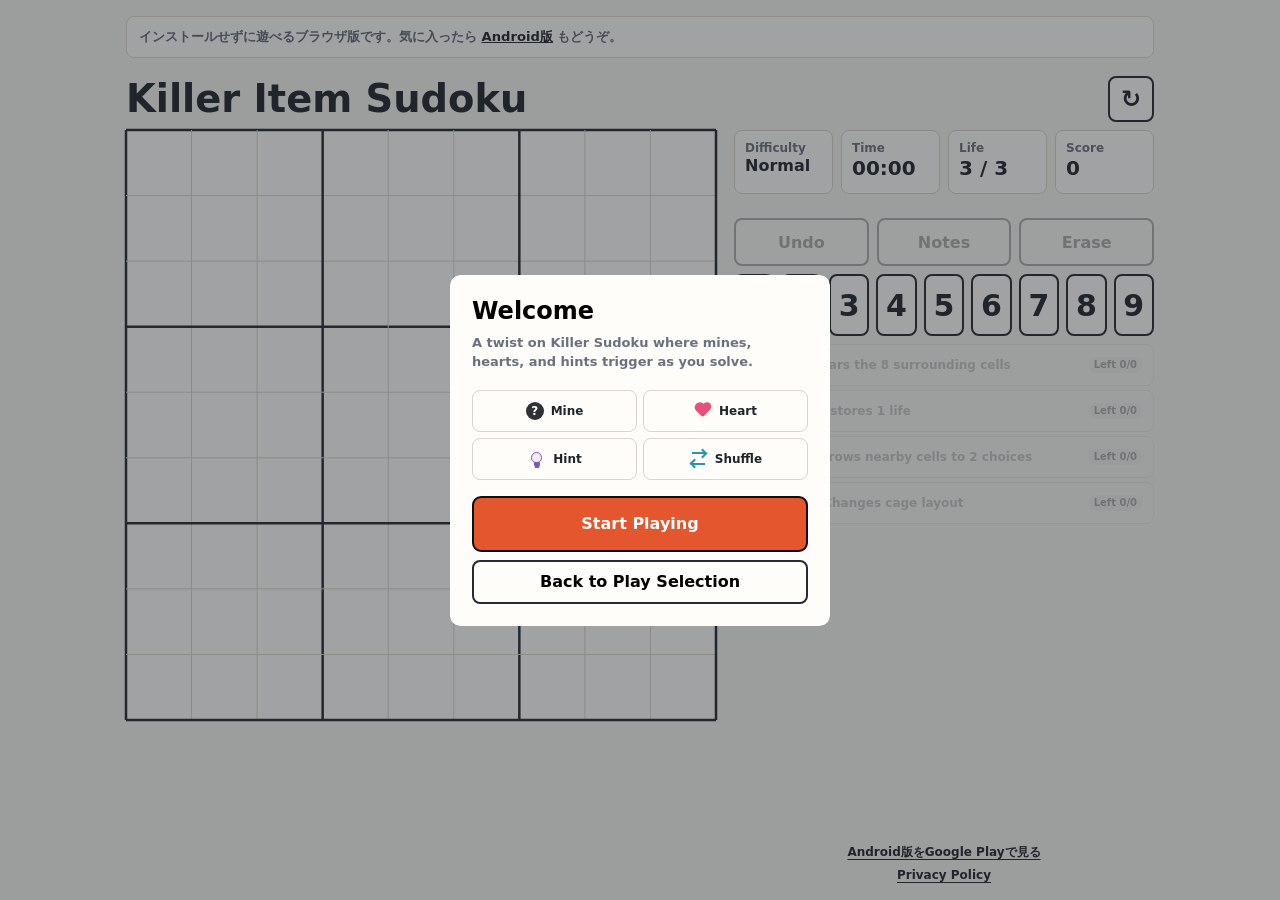
<file: play/index.html>
<!doctype html>
<html lang="ja">
  <head>
    <meta charset="utf-8">
    <meta name="viewport" content="width=device-width, initial-scale=1, viewport-fit=cover">
    <title>キラーアイテムナンプレ ブラウザ版 - 今すぐ遊べるKiller Item Sudoku</title>
    <meta name="description" content="キラーアイテムナンプレのブラウザ版です。地雷・ハート・ヒント・シャッフルが登場するアイテム付きキラーナンプレを、インストールせずに遊べます。">
    <meta name="keywords" content="キラーアイテムナンプレ ブラウザ版,Killer Item Sudoku,ナンプレ,キラーナンプレ,キラー数独,Webゲーム">
    <meta name="robots" content="index, follow">
    <link rel="canonical" href="https://vividpuzzlestudio.github.io/play/">
    <meta property="og:type" content="website">
    <meta property="og:site_name" content="Vivid Puzzle Studio">
    <meta property="og:title" content="キラーアイテムナンプレ ブラウザ版">
    <meta property="og:description" content="地雷・ハート・ヒント・シャッフルが登場するアイテム付きキラーナンプレをブラウザで遊べます。">
    <meta property="og:url" content="https://vividpuzzlestudio.github.io/play/">
    <meta property="og:image" content="https://vividpuzzlestudio.github.io/assets/home-preview.png">
    <meta name="twitter:card" content="summary_large_image">
    <meta name="twitter:title" content="キラーアイテムナンプレ ブラウザ版">
    <meta name="twitter:description" content="インストールせずに遊べる、アイテム付きキラーナンプレ。">
    <meta name="twitter:image" content="https://vividpuzzlestudio.github.io/assets/home-preview.png">
    <script type="application/ld+json">
      {
        "@context": "https://schema.org",
        "@type": "WebApplication",
        "name": "キラーアイテムナンプレ ブラウザ版",
        "alternateName": "Killer Item Sudoku Web",
        "url": "https://vividpuzzlestudio.github.io/play/",
        "image": "https://vividpuzzlestudio.github.io/assets/home-preview.png",
        "description": "地雷・ハート・ヒント・シャッフルが登場するアイテム付きキラーナンプレをブラウザで遊べます。",
        "applicationCategory": "GameApplication",
        "operatingSystem": "Web",
        "inLanguage": ["ja", "en"],
        "isPartOf": {
          "@type": "VideoGame",
          "name": "キラーアイテムナンプレ",
          "url": "https://vividpuzzlestudio.github.io/"
        },
        "offers": {
          "@type": "Offer",
          "price": "0",
          "priceCurrency": "JPY"
        }
      }
    </script>
    <script async src="https://www.googletagmanager.com/gtag/js?id=G-G1C3TXLT1N"></script>
    <script>
      window.dataLayer = window.dataLayer || [];
      window.gtag = function gtag(){window.dataLayer.push(arguments);};
      window.gtag("js", new Date());
      window.gtag("config", "G-G1C3TXLT1N");
    </script>
    <link rel="stylesheet" href="./styles.css?v=20260621-rogue-multi-bomber">
    <style>
      .web-demo-note {
        margin: 0 0 10px;
        padding: 10px 12px;
        border: 1px solid #ded8cc;
        border-radius: 8px;
        background: #fffdf9;
        color: #5f6875;
        font-size: .82rem;
        font-weight: 750;
        line-height: 1.55;
      }

      .web-demo-note a,
      .web-demo-footer a {
        color: #20252b;
        font-weight: 900;
      }

      .web-demo-footer {
        display: grid;
        gap: 6px;
        margin-top: 12px;
        color: #687281;
        text-align: center;
        font-size: .82rem;
        font-weight: 750;
      }
    </style>
  </head>
  <body>
    <main class="app-shell">
      <div class="web-demo-note">
        インストールせずに遊べるブラウザ版です。気に入ったら
        <a href="https://play.google.com/store/apps/details?id=killer.item.sudoku">Android版</a>
        もどうぞ。
      </div>

      <section class="topbar" aria-label="ゲーム情報">
        <div>
          <h1>Killer Item Sudoku</h1>
        </div>
        <button class="icon-button" id="newGameButton" type="button" aria-label="遊び方の選択に戻る">
          <span aria-hidden="true">↻</span>
        </button>
      </section>

      <section class="status-panel" aria-live="polite">
        <div class="stat">
          <span>難易度</span>
          <strong id="difficultyDisplay">-</strong>
        </div>
        <div class="stat">
          <span>時間</span>
          <strong id="timerDisplay">00:00</strong>
        </div>
        <div class="stat">
          <span>ライフ</span>
          <strong id="mistakeCount">3 / 3</strong>
        </div>
        <div class="stat">
          <span>スコア</span>
          <strong id="scoreDisplay">0</strong>
        </div>
      </section>

      <section class="board-wrap" aria-label="ゲーム盤">
        <div class="board" id="board"></div>
        <div class="combo-toast" id="comboToast" aria-live="polite"></div>
      </section>

      <section class="controls" aria-label="数字入力">
        <div class="tool-row" aria-label="プレイ補助">
          <button class="tool-button" id="undoButton" type="button">元に戻す</button>
          <button class="tool-button" id="noteButton" type="button">メモ</button>
          <button class="tool-button" id="eraseButton" type="button">消す</button>
        </div>
        <div class="pad" id="numberPad"></div>
      </section>

      <section class="item-legend" aria-label="アイテム凡例">
        <div class="legend-entry" data-item="mine">
          <span class="legend-icon legend-mine" aria-hidden="true">?</span>
          <span><strong>地雷</strong>周囲8マスの数字を消す</span>
        </div>
        <div class="legend-entry" data-item="heart">
          <span class="legend-icon legend-heart" aria-hidden="true"></span>
          <span><strong>ハート</strong>ライフを1つ回復する</span>
        </div>
        <div class="legend-entry" data-item="hint">
          <span class="legend-icon legend-hint" aria-hidden="true"></span>
          <span><strong>ヒント</strong>周囲8マスを2択にする</span>
        </div>
        <div class="legend-entry" data-item="shuffle">
          <span class="legend-icon legend-shuffle" aria-hidden="true"></span>
          <span><strong>シャッフル</strong>ケージ配置を変える</span>
        </div>
      </section>

      <footer class="privacy-footer web-demo-footer">
        <span><a href="https://play.google.com/store/apps/details?id=killer.item.sudoku">Android版をGoogle Playで見る</a></span>
        <span><a href="../privacy-policy.html">Privacy Policy</a></span>
      </footer>

      <div class="loading-overlay" id="loadingOverlay" aria-live="polite" aria-hidden="true">
        <div class="loading-card">
          <span class="loading-spinner" aria-hidden="true"></span>
          <strong>生成中...</strong>
        </div>
      </div>

      <dialog class="modal" id="difficultyDialog">
        <div class="modal-body">
          <h2>遊び方を選ぶ</h2>
          <div class="item-picker" id="itemPicker" aria-label="登場アイテム">
            <p class="picker-title">登場アイテム</p>
          </div>
          <div class="difficulty-list" id="difficultyList"></div>
          <button class="record-button menu-record-button" id="recordButton" type="button">記録</button>
          <div class="daily-history" id="dailyHistory"></div>
        </div>
      </dialog>

      <dialog class="modal" id="adventureDialog">
        <div class="modal-body">
          <h2>アドベンチャー</h2>
          <p class="adventure-intro">特殊ルールのステージに挑戦できます。</p>
          <label class="adventure-practice-toggle" id="adventurePracticeToggle">
            <input id="adventurePracticeInput" type="checkbox">
            <span>
              <strong>Practice</strong>
              <small>No time limit</small>
            </span>
          </label>
          <div class="difficulty-list" id="adventureList"></div>
          <div class="dialog-actions adventure-actions">
            <button class="secondary-dialog-button" id="adventureBackButton" type="button">難易度選択に戻る</button>
          </div>
        </div>
      </dialog>

      <dialog class="modal" id="recordDialog">
        <div class="modal-body">
          <h2>記録</h2>
          <div class="record-list" id="recordList"></div>
          <div class="dialog-actions record-actions">
            <button class="primary-button" id="closeRecordButton" type="button">閉じる</button>
          </div>
        </div>
      </dialog>

      <dialog class="modal" id="firstRunDialog">
        <div class="modal-body intro-body">
          <h2>はじめての方へ</h2>
          <p>地雷・ハート・ヒントが発動する、少し変わったキラーナンプレです。</p>
          <div class="intro-items" aria-label="アイテム紹介">
            <span><b class="legend-icon legend-mine" aria-hidden="true">?</b>地雷</span>
            <span><b class="legend-icon legend-heart" aria-hidden="true"></b>ハート</span>
            <span><b class="legend-icon legend-hint" aria-hidden="true"></b>ヒント</span>
            <span><b class="legend-icon legend-shuffle" aria-hidden="true"></b>シャッフル</span>
          </div>
          <div class="dialog-actions">
            <button class="primary-button" id="firstRunStartButton" type="button">まず遊んでみる</button>
            <button class="secondary-dialog-button" id="firstRunDifficultyButton" type="button">遊び方の選択に戻る</button>
          </div>
        </div>
      </dialog>

      <dialog class="modal" id="gameDialog">
        <div class="modal-body">
          <h2 id="dialogTitle">ゲーム終了</h2>
          <div id="dialogText"></div>
          <div class="dialog-actions">
            <button class="primary-button revive-button" id="reviveButton" type="button" hidden>広告を見て復活</button>
            <button class="primary-button" id="retryButton" type="button">もう一度遊ぶ</button>
            <button class="secondary-dialog-button" id="dialogButton" type="button">遊び方の選択に戻る</button>
          </div>
        </div>
      </dialog>

      <dialog class="modal" id="pauseDialog">
        <div class="modal-body">
          <h2>一時停止</h2>
          <p>ゲームを一時停止しています。</p>
          <div class="dialog-actions">
            <button class="primary-button" id="resumeButton" type="button">再開する</button>
            <button class="secondary-dialog-button" id="pauseDifficultyButton" type="button">遊び方の選択に戻る</button>
          </div>
        </div>
      </dialog>

      <dialog class="modal" id="resetDialog">
        <div class="modal-body">
          <h2>ゲームをリセットしますか？</h2>
          <div class="dialog-actions">
            <button class="primary-button" id="cancelResetButton" type="button">続ける</button>
            <button class="secondary-dialog-button" id="resetRetryButton" type="button">最初から遊ぶ</button>
            <button class="secondary-dialog-button" id="confirmResetButton" type="button">遊び方の選択に戻る</button>
          </div>
        </div>
      </dialog>
    </main>

    <script>
      window.KILLER_WEB_DEMO_NO_ADS = true;
    </script>
    <script src="./app.js?v=20260621-rogue-multi-bomber"></script>
  </body>
</html>
</file>
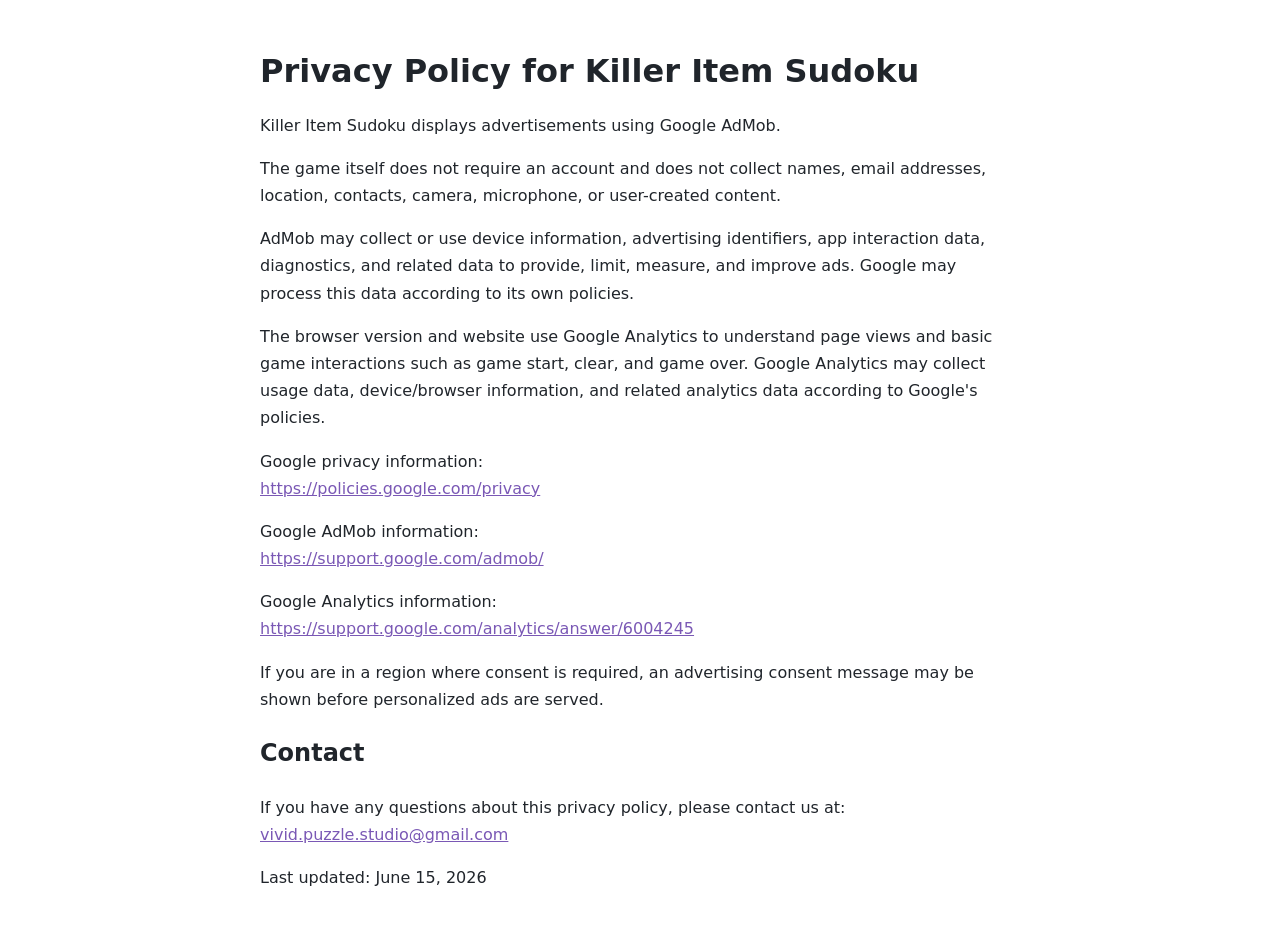
<file: privacy-policy.html>
<!doctype html>
<html lang="ja">
  <head>
    <meta charset="utf-8">
    <meta name="viewport" content="width=device-width, initial-scale=1">
    <title>Privacy Policy - Killer Item Sudoku</title>
    <script async src="https://www.googletagmanager.com/gtag/js?id=G-G1C3TXLT1N"></script>
    <script>
      window.dataLayer = window.dataLayer || [];
      window.gtag = function gtag(){window.dataLayer.push(arguments);};
      window.gtag("js", new Date());
      window.gtag("config", "G-G1C3TXLT1N");
    </script>
    <style>
      body {
        max-width: 760px;
        margin: 0 auto;
        padding: 32px 18px;
        color: #20252b;
        font-family: system-ui, -apple-system, BlinkMacSystemFont, "Segoe UI", sans-serif;
        line-height: 1.7;
      }

      h1 {
        line-height: 1.15;
      }

      a {
        color: #7a58b5;
      }
    </style>
  </head>
  <body>
    <h1>Privacy Policy for Killer Item Sudoku</h1>
    <p>Killer Item Sudoku displays advertisements using Google AdMob.</p>
    <p>The game itself does not require an account and does not collect names, email addresses, location, contacts, camera, microphone, or user-created content.</p>
    <p>AdMob may collect or use device information, advertising identifiers, app interaction data, diagnostics, and related data to provide, limit, measure, and improve ads. Google may process this data according to its own policies.</p>
    <p>The browser version and website use Google Analytics to understand page views and basic game interactions such as game start, clear, and game over. Google Analytics may collect usage data, device/browser information, and related analytics data according to Google's policies.</p>
    <p>Google privacy information:<br><a href="https://policies.google.com/privacy">https://policies.google.com/privacy</a></p>
    <p>Google AdMob information:<br><a href="https://support.google.com/admob/">https://support.google.com/admob/</a></p>
    <p>Google Analytics information:<br><a href="https://support.google.com/analytics/answer/6004245">https://support.google.com/analytics/answer/6004245</a></p>
    <p>If you are in a region where consent is required, an advertising consent message may be shown before personalized ads are served.</p>
    <h2>Contact</h2>
    <p>If you have any questions about this privacy policy, please contact us at:<br><a href="mailto:vivid.puzzle.studio@gmail.com">vivid.puzzle.studio@gmail.com</a></p>
    <p>Last updated: June 15, 2026</p>
  </body>
</html>
</file>
<file: play/styles.css>
:root {
  color-scheme: light;
  --bg: #f6f4ee;
  --ink: #20252b;
  --muted: #68717d;
  --line: #d8d4c9;
  --heavy: #262b31;
  --cell: #fffdfa;
  --selected: #ffd76b;
  --related: #fff0be;
  --cage-focus: #d7f0ec;
  --wrong: #f06464;
  --mine: #2f3138;
  --heart: #e84f7a;
  --hint: #7a58b5;
  --accent: #e4572e;
  --cage: #b86e4c;
}

* {
  box-sizing: border-box;
}

html,
body {
  height: 100%;
  min-height: 100%;
  overflow: hidden;
  overscroll-behavior: none;
}

body {
  margin: 0;
  background: var(--bg);
  color: var(--ink);
  font-family: system-ui, -apple-system, BlinkMacSystemFont, "Segoe UI", sans-serif;
}

button {
  border: 0;
  color: inherit;
  font: inherit;
  touch-action: none;
}

.app-shell {
  width: 100%;
  max-width: 560px;
  height: 100svh;
  min-height: 0;
  margin: 0 auto;
  padding: max(18px, calc(env(safe-area-inset-top) + 8px)) 12px max(28px, calc(env(safe-area-inset-bottom) + 18px));
  display: grid;
  grid-template-rows: repeat(5, auto);
  align-content: start;
  gap: 7px;
  overflow-x: hidden;
  overflow-y: auto;
  overscroll-behavior: contain;
  -webkit-overflow-scrolling: touch;
}

.topbar {
  display: grid;
  grid-template-columns: minmax(0, 1fr) auto;
  align-items: center;
  gap: 8px;
}

.topbar,
.status-panel,
.rogue-stage-panel,
.board-wrap,
.controls,
.item-legend,
.privacy-footer {
  min-width: 0;
}

.topbar > div {
  min-width: 0;
}

.record-button {
  min-width: 72px;
  height: 44px;
  padding: 0 9px;
  border: 2px solid var(--heavy);
  border-radius: 8px;
  background: #fffdfa;
  font-size: 14px;
  font-weight: 900;
  white-space: nowrap;
}

.menu-record-button {
  position: absolute;
  top: 20px;
  right: 22px;
  width: auto;
  height: 34px;
  min-width: 78px;
  padding: 0 10px;
  font-size: 12px;
}

#difficultyDialog .modal-body {
  position: relative;
}

#difficultyDialog h2 {
  padding-right: 96px;
}

.eyebrow {
  margin: 0 0 2px;
  color: var(--accent);
  font-size: 12px;
  font-weight: 800;
  letter-spacing: .08em;
  text-transform: uppercase;
}

h1 {
  margin: 0;
  font-size: clamp(22px, 7.2vw, 31px);
  line-height: 1.05;
  white-space: nowrap;
  overflow-wrap: anywhere;
}

h1.title-ja {
  font-size: clamp(19px, 5.35vw, 28px);
  line-height: 1.08;
}

.icon-button {
  width: 40px;
  height: 40px;
  display: grid;
  place-items: center;
  border: 2px solid var(--heavy);
  border-radius: 8px;
  background: #fffdfa;
  font-size: 24px;
  font-weight: 900;
}

.status-panel {
  display: grid;
  grid-template-columns: repeat(4, minmax(0, 1fr));
  gap: 6px;
}

.rogue-ability-panel {
  display: grid;
  grid-template-columns: auto minmax(0, 1fr);
  align-items: center;
  gap: 6px;
  min-width: 0;
  padding: 6px 8px;
  border: 1px solid #d4bf88;
  border-radius: 8px;
  background:
    linear-gradient(135deg, rgba(248, 189, 85, .22), rgba(122, 88, 181, .12)),
    #fffdfa;
  box-shadow: 0 4px 12px rgba(32, 37, 43, .07);
}

.rogue-ability-panel[hidden] {
  display: none;
}

.number-climb-panel {
  display: grid;
  grid-template-columns: auto minmax(0, 1fr) auto;
  align-items: center;
  gap: 8px;
  padding: 6px 8px;
  border: 1px solid #9bb4a8;
  border-radius: 8px;
  background: linear-gradient(135deg, #f1f8f3, #fff9e8);
  box-shadow: 0 4px 12px rgba(32, 37, 43, .07);
}

.number-climb-panel.is-free-input {
  border-color: #d85a28;
  background: linear-gradient(135deg, #fff1d5, #ffe3dc);
  box-shadow:
    0 0 0 1px rgba(216, 90, 40, .2),
    0 4px 12px rgba(92, 38, 28, .12);
}

.number-climb-panel[hidden] {
  display: none;
}

.rogue-boss-panel {
  display: grid;
  grid-template-columns: minmax(0, 1fr) auto;
  align-items: center;
  gap: 5px 10px;
  padding: 7px 9px;
  border: 1px solid #b94848;
  border-radius: 8px;
  background: linear-gradient(135deg, #fff5f2, #f7edf4);
  box-shadow: 0 4px 12px rgba(92, 28, 35, .1);
}

.rogue-boss-panel[hidden] {
  display: none;
}

.rogue-boss-panel > div:first-child {
  display: flex;
  align-items: baseline;
  gap: 7px;
}

.rogue-boss-panel strong {
  color: #a22f36;
  font-size: 11px;
  font-weight: 1000;
}

.rogue-boss-panel span,
.rogue-boss-panel small {
  color: #392a2d;
  font-size: 11px;
  font-weight: 900;
}

.rogue-boss-track {
  grid-column: 1 / -1;
  height: 8px;
  overflow: hidden;
  border-radius: 4px;
  background: #dfd7d5;
}

.rogue-boss-track i {
  display: block;
  height: 100%;
  border-radius: inherit;
  background: linear-gradient(90deg, #c63f3f, #8e315f);
  transition: width .22s ease;
}

.rogue-boss-preview-chip {
  border-color: #b94848;
  border-left-color: #b94848;
  background: #fff0ed;
}

.number-climb-panel strong,
.number-climb-panel small {
  white-space: nowrap;
  font-size: 10px;
  font-weight: 900;
}

.number-climb-panel small {
  color: #6a6258;
}

.number-climb-panel.is-free-input strong,
.number-climb-panel.is-free-input small {
  color: #a33a25;
}

.number-climb-panel div {
  display: grid;
  grid-template-columns: repeat(9, minmax(0, 1fr));
  gap: 3px;
}

.number-climb-step {
  display: grid;
  place-items: center;
  aspect-ratio: 1;
  border: 1px solid #a9b8af;
  border-radius: 50%;
  background: #fffdfa;
  color: #35584a;
  font-size: 10px;
  font-weight: 900;
}

.number-climb-step.is-locked,
.number-climb-step.is-complete {
  border-color: transparent;
  background: #e4e2dd;
  color: #a6a199;
}

.number-climb-step.is-next {
  border-color: #18785f;
  background: #18785f;
  color: #fff;
  box-shadow: 0 0 0 2px rgba(24, 120, 95, .18);
}

.number-climb-step.is-reset {
  border-color: #d46a20;
  box-shadow: inset 0 0 0 1px #d46a20;
}

.number-climb-panel.is-free-input .number-climb-step {
  border-color: #d85a28;
  background: #fffdfa;
  color: #9b3825;
}

.number-climb-panel.is-free-input .number-climb-step.is-locked,
.number-climb-panel.is-free-input .number-climb-step.is-complete {
  opacity: .58;
}

.number-climb-panel.is-free-input .number-climb-step.is-next {
  background: #d85a28;
  color: #fff;
  box-shadow: inset 0 0 0 1px rgba(109, 35, 20, .2);
}

.rogue-ability-panel strong,
.rogue-ability-panel span,
.rogue-ability-chip {
  white-space: nowrap;
}

.rogue-ability-panel strong {
  color: #20252b;
  font-size: 11px;
  font-weight: 900;
}

.rogue-ability-panel div {
  display: flex;
  min-width: 0;
  gap: 5px;
  overflow-x: auto;
  scrollbar-width: none;
}

.rogue-ability-panel div::-webkit-scrollbar {
  display: none;
}

.rogue-ability-panel span,
.rogue-ability-chip {
  flex: 0 0 auto;
  padding: 3px 7px;
  border: 0;
  border-radius: 999px;
  background: rgba(32, 37, 43, .88);
  color: #fffdfa;
  font-size: 10px;
  font-weight: 900;
}

.rogue-ability-chip:active {
  transform: translateY(1px);
}

.rogue-ability-chip.is-selected {
  border-color: #6d45ad;
  background: #6d45ad;
  color: #fff;
}

.rogue-ability-detail {
  grid-column: 1 / -1;
  margin: -1px 0 0;
  padding: 5px 7px;
  border-radius: 7px;
  background: rgba(255, 253, 250, .72);
  color: #4f4a43;
  font-size: 11px;
  font-weight: 800;
  line-height: 1.25;
}

.rogue-ability-detail[hidden] {
  display: none;
}

.stat {
  min-width: 0;
  padding: 7px 7px;
  border: 1px solid var(--line);
  border-radius: 8px;
  background: #fffdfa;
}

.stat.stat-toggle {
  cursor: pointer;
}

.stat.stat-toggle:active {
  background: #fff4d7;
}

.stat span {
  display: block;
  color: var(--muted);
  font-size: 10px;
  font-weight: 700;
}

.stat strong {
  display: block;
  margin-top: 2px;
  font-size: 15px;
  line-height: 1.1;
}

#timerDisplay.timer-warning {
  color: #c93428;
  text-shadow: 0 0 12px rgba(201, 52, 40, .22);
}

#timerDisplay.timer-warning-flash {
  animation: timer-last-minute 1.35s ease both;
}

#difficultyDisplay {
  min-height: 18px;
  white-space: nowrap;
  overflow: hidden;
  text-overflow: clip;
  font-size: clamp(9px, 2.6vw, 13px);
  line-height: 1.12;
}

#difficultyDisplay.is-long {
  font-size: clamp(8px, 2.25vw, 11px);
}

#difficultyDisplay.is-daily {
  min-height: 30px;
  white-space: pre-line;
}

#difficultyDisplay.is-adventure {
  min-height: 30px;
  white-space: pre-line;
  font-size: clamp(8px, 2.2vw, 11px);
}

#difficultyDisplay.is-rogue-run {
  min-height: 18px;
  white-space: nowrap;
  overflow: hidden;
}

.difficulty-rogue-mode {
  display: block;
  color: #20252b;
  font-size: 13px;
  font-weight: 1000;
  line-height: 1.05;
  white-space: nowrap;
}

.rogue-stage-panel {
  display: grid;
  grid-template-columns: auto minmax(0, 1fr);
  align-items: center;
  gap: 8px;
  min-width: 0;
  padding: 6px 8px;
  border: 1px solid #d8d4c9;
  border-radius: 8px;
  background:
    linear-gradient(135deg, rgba(255, 253, 250, .96), rgba(239, 246, 241, .92)),
    #fffdfa;
  box-shadow: 0 4px 12px rgba(32, 37, 43, .06);
}

.rogue-stage-panel[hidden] {
  display: none;
}

.rogue-stage-main {
  display: grid;
  gap: 4px;
  min-width: 74px;
}

.rogue-stage-main strong {
  color: #20252b;
  font-size: 13px;
  font-weight: 1000;
  line-height: 1;
}

.rogue-stage-main span {
  display: flex;
  align-items: center;
  gap: 3px;
}

.rogue-stage-dot {
  display: block;
  width: 7px;
  height: 7px;
  border-radius: 999px;
  background: #d8d4c9;
}

.rogue-stage-dot.is-complete {
  background: #20252b;
}

.rogue-stage-dot.is-current {
  width: 18px;
  background: #e4572e;
}

.rogue-stage-dot.is-boss {
  border-radius: 3px;
}

.rogue-stage-gimmicks {
  display: flex;
  min-width: 0;
  gap: 5px;
  overflow-x: auto;
  scrollbar-width: none;
}

.rogue-stage-gimmicks::-webkit-scrollbar {
  display: none;
}

.rogue-stage-gimmick {
  flex: 0 0 auto;
  max-width: 136px;
  padding: 4px 7px;
  border: 1px solid rgba(28, 127, 118, .2);
  border-radius: 999px;
  background: rgba(28, 127, 118, .08);
  color: #17564f;
  font-size: 11px;
  font-weight: 900;
  line-height: 1.15;
  overflow: hidden;
  text-overflow: ellipsis;
  white-space: nowrap;
}

.rogue-stage-gimmick:not(span) {
  cursor: pointer;
}

.rogue-stage-gimmick.is-selected {
  border-color: rgba(28, 127, 118, .5);
  background: #1c7f76;
  color: #fffdfa;
}

.rogue-stage-gimmick.is-boss {
  border-color: rgba(185, 72, 72, .25);
  background: #fff0ed;
  color: #8d3036;
}

.rogue-stage-gimmick.is-boss.is-selected {
  border-color: rgba(185, 72, 72, .5);
  background: #8d3036;
  color: #fffdfa;
}

.rogue-stage-gimmick.is-quiet {
  border-color: rgba(32, 37, 43, .12);
  background: rgba(32, 37, 43, .05);
  color: #5c6470;
}

.rogue-stage-detail {
  grid-column: 1 / -1;
  margin: -1px 0 0;
  padding: 5px 7px;
  border-radius: 7px;
  background: rgba(255, 253, 250, .72);
  color: #4f4a43;
  font-size: 11px;
  font-weight: 800;
  line-height: 1.25;
}

.rogue-stage-detail[hidden] {
  display: none;
}

.board-wrap {
  position: relative;
  width: min(100%, calc(100vw - 28px));
  aspect-ratio: 1;
  align-self: start;
  justify-self: center;
  container-type: inline-size;
}

.board-wrap::after {
  content: "";
  position: absolute;
  inset: 0;
  z-index: 22;
  border-radius: 6px;
  background-color: #aaadaa;
  background-image:
    repeating-linear-gradient(0deg, transparent 0 calc(100% / 3 - 3px), rgba(32, 37, 43, .82) calc(100% / 3 - 3px) calc(100% / 3)),
    repeating-linear-gradient(90deg, transparent 0 calc(100% / 3 - 3px), rgba(32, 37, 43, .82) calc(100% / 3 - 3px) calc(100% / 3)),
    repeating-linear-gradient(0deg, transparent 0 calc(100% / 9 - 1px), rgba(32, 37, 43, .18) calc(100% / 9 - 1px) calc(100% / 9)),
    repeating-linear-gradient(90deg, transparent 0 calc(100% / 9 - 1px), rgba(32, 37, 43, .18) calc(100% / 9 - 1px) calc(100% / 9));
  box-shadow: inset 0 0 0 3px rgba(32, 37, 43, .88);
  opacity: 0;
  pointer-events: none;
  transition: opacity .16s ease;
}

.app-shell.board-obscured .board-wrap::after {
  opacity: 1;
}

.app-shell.board-obscured .board {
  visibility: hidden;
}

.board {
  position: relative;
  width: 100%;
  height: 100%;
  display: grid;
  grid-template-columns: repeat(9, 1fr);
  grid-template-rows: repeat(9, 1fr);
  background: var(--cell);
  touch-action: none;
}

.cell {
  position: relative;
  display: grid;
  place-items: center;
  min-width: 0;
  min-height: 0;
  background: var(--cell);
  font-size: clamp(20px, 7vw, 36px);
  font-weight: 800;
  line-height: 1;
  user-select: none;
  overflow: hidden;
}

.cell.block-swap-anchor {
  z-index: 7;
  background: #ffd76b;
  box-shadow: inset 0 0 0 4px rgba(32, 37, 43, .78);
}

.cell.block-swap-option {
  background: #e3f3ef;
  box-shadow: inset 0 0 0 2px rgba(42, 132, 119, .3);
}

.cell.given {
  background: var(--cell);
}

.cell.blind-filled {
  background: #ede8dc;
}

.cell.selected {
  background: var(--selected);
}

.app-shell.block-swap-mode .cell .digit {
  color: #737b82;
  opacity: .42;
  transition: color 220ms ease, opacity 220ms ease, transform 220ms ease;
}

.app-shell.block-swap-mode .cell.block-swap-anchor .digit,
.app-shell.block-swap-mode .cell.block-swap-drag-source .digit,
.app-shell.block-swap-mode .cell.block-swap-drag-target .digit {
  color: var(--ink);
  opacity: 1;
}

.cell.block-swap-complete {
  background: #e2f4e8;
  border: 0 solid #238255;
  cursor: default;
}

.app-shell.block-swap-mode .cell.block-swap-complete .digit {
  color: #173f2b;
  opacity: 1;
}

.cell.block-swap-complete-top { border-top-width: 4px; }
.cell.block-swap-complete-right { border-right-width: 4px; }
.cell.block-swap-complete-bottom { border-bottom-width: 4px; }
.cell.block-swap-complete-left { border-left-width: 4px; }

.cell.block-swap-manual-lock {
  background: #e8edf5;
  box-shadow: inset 0 0 0 3px #61728e;
}

.app-shell.block-swap-mode .cell.block-swap-manual-lock .digit {
  color: #33445f;
  opacity: .82;
}

.cell.block-swap-just-completed {
  animation: block-swap-complete-pop 620ms cubic-bezier(.2, .9, .25, 1.2) var(--block-swap-delay, 0ms) both;
}

@keyframes block-swap-complete-pop {
  0% {
    background: #ffd76b;
    filter: brightness(1.15);
    transform: scale(.9);
  }
  55% {
    background: #bcebc9;
    filter: brightness(1.08);
    transform: scale(1.08);
  }
  100% {
    background: #e2f4e8;
    filter: brightness(1);
    transform: scale(1);
  }
}

.cell.block-swap-drag-source {
  z-index: 9;
  background: #ffd76b;
  box-shadow: 0 8px 18px rgba(32, 37, 43, .28), inset 0 0 0 3px rgba(32, 37, 43, .72);
  animation: block-swap-lift 650ms ease-in-out infinite alternate;
}

.cell.block-swap-drag-source .digit {
  transform: scale(1.12);
}

.cell.block-swap-drag-target {
  z-index: 8;
  background: #bde9df;
  box-shadow: inset 0 0 0 4px #178c78, 0 0 0 3px rgba(23, 140, 120, .2);
  animation: block-swap-target 420ms ease-in-out infinite alternate;
}

@keyframes block-swap-lift {
  from { transform: scale(1.03); }
  to { transform: scale(1.08); }
}

@keyframes block-swap-target {
  from { transform: scale(.97); }
  to { transform: scale(1.02); }
}

.cell.player-low-life {
  background:
    radial-gradient(circle at 82% 18%, rgba(255, 246, 132, .75) 0 18%, transparent 34%),
    linear-gradient(135deg, rgba(255, 235, 214, .98), rgba(255, 201, 185, .94));
  box-shadow: inset 0 0 14px rgba(216, 36, 36, .16);
}

.cell.player-low-life::before {
  content: none;
}

.cell.related {
  background: var(--related);
}

.cell.selected-cage {
  background: var(--cage-focus);
}

.cell.same-number {
  background: #fce4a3;
}

.cell.same-number.related {
  background: #f8dea0;
}

.cell.same-number.selected-cage {
  background: #cde8e2;
}

.cell.effect-error {
  animation: wrong-pulse .48s ease-out;
  color: var(--wrong);
}

.cell.wrong-entry .digit {
  color: var(--wrong);
  text-shadow: 0 1px 0 rgba(255, 253, 250, .82);
}

.cell.effect-cleared {
  animation: clear-pop .65s ease-out;
}

.cell.effect-mine {
  animation: mine-burst .7s ease-out;
}

.cell.effect-mine-search-hit {
  animation: mine-search-explode .9s ease-out;
}

.cell.effect-heart {
  animation: heart-burst .7s ease-out;
}

.cell.effect-hint,
.cell.effect-hint-target {
  animation: hint-burst .7s ease-out;
}

.cell.hint-noise-zone {
  background:
    radial-gradient(circle at 24% 28%, rgba(122, 88, 181, .24) 0 2px, transparent 3px),
    radial-gradient(circle at 72% 64%, rgba(58, 150, 169, .18) 0 2px, transparent 3px),
    radial-gradient(circle at 42% 76%, rgba(122, 88, 181, .14) 0 3px, transparent 4px),
    radial-gradient(circle at 82% 26%, rgba(122, 88, 181, .16) 0 1.5px, transparent 2.5px),
    radial-gradient(circle at 18% 72%, rgba(58, 150, 169, .13) 0 1.5px, transparent 2.5px),
    radial-gradient(circle at 55% 46%, rgba(122, 88, 181, .1) 0 1.5px, transparent 2.5px),
    #f4eff8;
}

.cell.hint-noise-zone.selected {
  background:
    radial-gradient(circle at 24% 28%, rgba(122, 88, 181, .32) 0 2px, transparent 3px),
    radial-gradient(circle at 72% 64%, rgba(58, 150, 169, .24) 0 2px, transparent 3px),
    radial-gradient(circle at 42% 76%, rgba(122, 88, 181, .2) 0 3px, transparent 4px),
    radial-gradient(circle at 82% 26%, rgba(122, 88, 181, .22) 0 1.5px, transparent 2.5px),
    radial-gradient(circle at 18% 72%, rgba(58, 150, 169, .18) 0 1.5px, transparent 2.5px),
    radial-gradient(circle at 55% 46%, rgba(122, 88, 181, .15) 0 1.5px, transparent 2.5px),
    #eadbff;
  box-shadow: inset 0 0 0 3px rgba(122, 88, 181, .2);
}

.cell.effect-block-complete {
  animation: block-complete-burst .85s ease-out;
}

.cell.effect-cage-complete {
  animation: cage-complete-burst .76s ease-out;
}

.cell.effect-cage-shift {
  animation: cage-shift-pulse .52s ease-out;
}

.cell.effect-shuffle {
  animation: cage-shift-pulse .7s ease-out;
}

.cell.effect-patrol,
.cell.effect-patrol-blocked,
.cell.effect-bomber,
.cell.effect-bomber-blocked,
.cell.effect-chaser,
.cell.effect-chaser-blocked,
.cell.effect-chaser-stun,
.cell.effect-striker,
.cell.effect-striker-stun,
.cell.effect-lightning,
.cell.effect-lightning-hit,
.cell.effect-sleeper-blocked,
.cell.effect-jammer-blocked {
  animation: patrol-pulse .5s ease-out;
}

.cell.patrol-next::after {
  content: "";
  position: absolute;
  inset: 12px;
  border: 2px dashed rgba(35, 134, 160, .36);
  border-radius: 6px;
  z-index: 4;
  pointer-events: none;
}

.cell.patrol-blocked {
  background: #e4f0f3;
}

.cell.patrol-blocked.selected {
  background: #c9e4ea;
}

.cell.chaser-next::after {
  content: "";
  position: absolute;
  inset: 10px;
  border: 2px dashed rgba(222, 70, 58, .38);
  border-radius: 999px;
  background: rgba(222, 70, 58, .08);
  z-index: 4;
  pointer-events: none;
}

.cell.chaser-blocked {
  background: #fde6df;
}

.cell.chaser-blocked.selected {
  background: #f8cfc5;
}

.cell.chaser-stunned {
  background: #ece5f7;
}

.cell.striker-next::after {
  content: "";
  position: absolute;
  inset: 9px;
  border: 2px dashed rgba(224, 75, 38, .44);
  border-radius: 8px;
  background: rgba(224, 75, 38, .08);
  z-index: 4;
  pointer-events: none;
}

.cell.striker-blocked {
  background: #ffe5d8;
}

.cell.striker-blocked.selected {
  background: #ffc2ad;
}

.cell.striker-stunned {
  background: #ece5f7;
}

.cell.lightning-warning {
  background:
    repeating-linear-gradient(
      135deg,
      rgba(122, 93, 183, .12) 0 6px,
      rgba(122, 93, 183, .02) 6px 12px
    ),
    var(--cell);
  box-shadow: inset 0 0 0 3px rgba(104, 83, 172, .3);
}

.cell.lightning-warning.selected {
  background:
    repeating-linear-gradient(
      135deg,
      rgba(146, 96, 196, .2) 0 6px,
      rgba(146, 96, 196, .05) 6px 12px
    ),
    #f3e7ff;
  box-shadow:
    inset 0 0 0 4px rgba(153, 72, 196, .56),
    0 0 0 2px rgba(153, 72, 196, .32);
}

.lightning-marker {
  position: absolute;
  pointer-events: none;
}

.lightning-marker-warning {
  inset: 9px;
  z-index: 4;
  border: 2px dashed rgba(104, 83, 172, .5);
  border-radius: 7px;
  background:
    linear-gradient(116deg, transparent 0 38%, rgba(177, 158, 231, .35) 39% 50%, transparent 51% 100%);
  opacity: .82;
  animation: lightning-warn .68s ease-in-out infinite alternate;
}

.cell.lightning-danger {
  background: #fff0a8;
  box-shadow:
    inset 0 0 0 4px rgba(240, 138, 24, .58),
    0 0 13px rgba(255, 209, 74, .42);
}

.cell.lightning-danger.selected {
  background: #ffc9a5;
  box-shadow:
    inset 0 0 0 4px rgba(214, 64, 55, .66),
    0 0 0 2px rgba(214, 64, 55, .34),
    0 0 15px rgba(255, 126, 62, .42);
}

.lightning-marker-danger {
  inset: 8px;
  z-index: 4;
  border: 2px solid rgba(218, 111, 24, .5);
  border-radius: 7px;
  background:
    radial-gradient(circle at 50% 48%, rgba(255, 244, 154, .72), rgba(255, 200, 72, .18) 58%, transparent 62%);
  animation: lightning-danger .22s ease-in-out infinite alternate;
}

.cell.lightning-strike {
  background: #fff07a;
  box-shadow:
    inset 0 0 0 4px rgba(255, 152, 32, .72),
    0 0 18px rgba(255, 204, 56, .56);
}

.lightning-marker-strike {
  left: 50%;
  top: 50%;
  z-index: 5;
  width: 24px;
  height: 34px;
  background: linear-gradient(180deg, #fff78a 0%, #ffbe22 54%, #ee7a20 100%);
  clip-path: polygon(51% 0, 18% 46%, 43% 46%, 31% 100%, 82% 34%, 56% 34%);
  filter: drop-shadow(0 2px 3px rgba(160, 75, 12, .38));
  transform: translate(-50%, -50%);
  animation: lightning-bolt .5s ease-out;
}

.cell.bomber-next::after {
  content: "";
  position: absolute;
  inset: 12px;
  border: 2px dashed rgba(210, 84, 38, .35);
  border-radius: 6px;
  z-index: 4;
  pointer-events: none;
}

.cell.bomber-blocked {
  background: #fff1d7;
}

.cell.bomber-blocked.selected {
  background: #ffe1a3;
}

.cell.bomber-heat-1 {
  background: #ffc796;
}

.cell.bomber-heat-2 {
  background: #ff927c;
}

.cell.bomber-heat-3 {
  background: #ff625f;
}

.cell.bomber-defuse-zone {
  box-shadow: inset 0 0 0 4px rgba(36, 143, 198, .48);
}

.cell.bomber-defuse-zone::before {
  content: "";
  position: absolute;
  left: 50%;
  top: 50%;
  z-index: 5;
  width: 22px;
  height: 26px;
  background: url("data:image/svg+xml,%3Csvg xmlns='http://www.w3.org/2000/svg' viewBox='0 0 30 36'%3E%3Cpath d='M15 2C11 8 6 13 4.4 18.4 2.2 25.9 7.4 34 15 34s12.8-8.1 10.6-15.6C24 13 19 8 15 2Z' fill='%2363c7f1' stroke='%231d82bd' stroke-width='3' stroke-linejoin='round'/%3E%3Cpath d='M11 9.5c-2.6 3.9-4.5 6.6-5 10.1-.8 5.6 3.5 10.7 9.1 10.7 4.2 0 7.6-2.7 8.7-6.5-1.8 2.6-4.5 4-8 4-5.8 0-9.6-5.3-7.8-10.7.7-2.1 1.8-4.4 3-7.6Z' fill='%23b9efff' opacity='.55'/%3E%3Cellipse cx='18.8' cy='13.1' rx='3.4' ry='4.1' fill='%23ffffff' opacity='.78' transform='rotate(-23 18.8 13.1)'/%3E%3Cpath d='M22.7 20.8c.1 5.2-3.2 8.4-8 9.1' fill='none' stroke='%23066fa8' stroke-width='2.2' stroke-linecap='round' opacity='.25'/%3E%3C/svg%3E") center / contain no-repeat;
  filter: drop-shadow(0 2px 2px rgba(32, 38, 45, .18));
  transform: translate(-50%, -50%);
  pointer-events: none;
}

.cell.cage-eater-next::after {
  content: "";
  position: absolute;
  inset: 11px;
  z-index: 4;
  border: 2px dashed rgba(109, 67, 151, .4);
  border-radius: 6px;
  pointer-events: none;
}

.cell.cage-eater-blocked {
  background: #f2e9fb;
}

.cell.cage-eater-blocked.selected {
  background: #e4d1f6;
}

.cell.cage-eater-heat-1 {
  background: #d9c6ef;
}

.cell.cage-eater-heat-2 {
  background: #bd98df;
}

.cell.cage-eater-heat-3 {
  background: #9668c5;
}

.cell.cage-eater-defuse-zone {
  box-shadow: inset 0 0 0 4px rgba(194, 137, 37, .48);
}

.cell.cage-eater-defuse-zone::before {
  content: "";
  position: absolute;
  left: 50%;
  top: 50%;
  z-index: 5;
  width: 24px;
  height: 24px;
  background: url("data:image/svg+xml,%3Csvg xmlns='http://www.w3.org/2000/svg' viewBox='0 0 34 34'%3E%3Cg fill='none' stroke-linecap='round' stroke-linejoin='round'%3E%3Ccircle cx='9' cy='24' r='4.2' fill='%23fff8db' stroke='%23244f58' stroke-width='2.6'/%3E%3Ccircle cx='24.5' cy='24' r='4.2' fill='%23fff8db' stroke='%23244f58' stroke-width='2.6'/%3E%3Cpath d='M13 21 26 8M21 21 8 8' stroke='%23244f58' stroke-width='3.2'/%3E%3Cpath d='M17 16.7 19.4 19.1' stroke='%23c28925' stroke-width='2.4'/%3E%3C/g%3E%3C/svg%3E") center / contain no-repeat;
  filter: drop-shadow(0 1px 1px rgba(32, 38, 45, .18));
  transform: translate(-50%, -50%);
  pointer-events: none;
}

.cell.sleeper-blocked-zone {
  background: rgba(214, 237, 250, var(--sleeper-block-bg-alpha, .58));
  box-shadow: inset 0 0 0 4px rgba(55, 136, 190, var(--sleeper-block-ring-alpha, .36));
}

.cell.sleeper-blocked-turn-3 {
  --sleeper-block-bg-alpha: .72;
  --sleeper-block-ring-alpha: .44;
  --sleeper-block-icon-alpha: .96;
}

.cell.sleeper-blocked-turn-2 {
  --sleeper-block-bg-alpha: .48;
  --sleeper-block-ring-alpha: .28;
  --sleeper-block-icon-alpha: .66;
}

.cell.sleeper-blocked-turn-1 {
  --sleeper-block-bg-alpha: .26;
  --sleeper-block-ring-alpha: .16;
  --sleeper-block-icon-alpha: .38;
}

.sleeper-block-marker {
  position: absolute;
  left: 50%;
  top: 50%;
  z-index: 5;
  width: 28px;
  height: 32px;
  background: url("data:image/svg+xml,%3Csvg xmlns='http://www.w3.org/2000/svg' viewBox='0 0 32 36'%3E%3Cpath d='M16 2 29 7v10c0 8.5-6.2 14.2-13 17C9.2 31.2 3 25.5 3 17V7z' fill='%239ed7f5' stroke='%232f8bc0' stroke-width='3' stroke-linejoin='round'/%3E%3Cpath d='M16 5.5 25.5 9v8c0 6.2-4.2 10.7-9.5 13-5.3-2.3-9.5-6.8-9.5-13V9z' fill='%23e5f6ff' opacity='.82'/%3E%3C/svg%3E") center / contain no-repeat;
  filter: drop-shadow(0 2px 2px rgba(32, 38, 45, .16));
  opacity: var(--sleeper-block-icon-alpha, .8);
  transform: translate(-50%, -50%);
  pointer-events: none;
}

.cell.sleeper-blocked-zone.lightning-warning,
.cell.sleeper-blocked-zone.lightning-danger,
.cell.sleeper-blocked-zone.lightning-strike {
  box-shadow:
    inset 0 0 0 4px rgba(240, 138, 24, .42),
    0 0 13px rgba(255, 209, 74, .28);
}

.cell.jammed-cell {
  background:
    repeating-linear-gradient(
      135deg,
      rgba(89, 78, 115, .11) 0 3px,
      rgba(255, 253, 250, .08) 3px 7px
    ),
    #eee9f3;
}

.cell.jammed-cell.selected {
  background:
    repeating-linear-gradient(
      135deg,
      rgba(89, 78, 115, .14) 0 3px,
      rgba(255, 253, 250, .1) 3px 7px
    ),
    #ddd3ec;
}

.cell.jammed-filled::after {
  content: "?";
  position: absolute;
  left: 50%;
  top: 50%;
  z-index: 8;
  color: #5d47a3;
  font-size: clamp(22px, 6.5vw, 34px);
  font-weight: 900;
  line-height: 1;
  text-shadow:
    0 1px 0 rgba(255, 253, 250, .95),
    0 2px 4px rgba(32, 38, 45, .18);
  transform: translate(-50%, -50%);
  pointer-events: none;
}

.jammer-marker {
  position: absolute;
  left: 50%;
  top: 50%;
  z-index: 9;
  width: 34px;
  height: 28px;
  background: url("data:image/svg+xml,%3Csvg xmlns='http://www.w3.org/2000/svg' viewBox='0 0 44 36'%3E%3Cpath d='M3 18C8.4 8.4 14.8 4.6 22 4.6S35.6 8.4 41 18c-5.4 9.6-11.8 13.4-19 13.4S8.4 27.6 3 18Z' fill='%2323262d'/%3E%3Ccircle cx='22' cy='18' r='9.5' fill='%23f8f4ff'/%3E%3Ccircle cx='22' cy='18' r='5.4' fill='%238b6bd6'/%3E%3Cpath d='M8 4 36 32' stroke='%2323262d' stroke-width='6' stroke-linecap='round'/%3E%3Cpath d='M8 4 36 32' stroke='%23ffdb5c' stroke-width='3' stroke-linecap='round'/%3E%3C/svg%3E") center / contain no-repeat;
  filter: drop-shadow(0 2px 2px rgba(32, 38, 45, .22));
  transform: translate(-50%, -50%);
  pointer-events: none;
}

.patrol-marker {
  position: absolute;
  left: 50%;
  top: 50%;
  z-index: 9;
  width: 28px;
  height: 32px;
  background: url("data:image/svg+xml,%3Csvg xmlns='http://www.w3.org/2000/svg' viewBox='0 0 32 36'%3E%3Cpath d='M16 2 29 7v10c0 8.5-6.2 14.2-13 17C9.2 31.2 3 25.5 3 17V7z' fill='%23a8dc7c' stroke='%233f9d61' stroke-width='3' stroke-linejoin='round'/%3E%3Cpath d='M16 5.5 25.5 9v8c0 6.2-4.2 10.7-9.5 13-5.3-2.3-9.5-6.8-9.5-13V9z' fill='%23dff0a8' opacity='.75'/%3E%3C/svg%3E") center / contain no-repeat;
  filter: drop-shadow(0 2px 2px rgba(32, 38, 45, .24));
  transform: translate(-50%, -50%);
}

.patrol-marker::before,
.patrol-marker::after {
  display: none;
}

.bomber-marker {
  position: absolute;
  left: 50%;
  top: 50%;
  z-index: 9;
  width: 32px;
  height: 34px;
  background: url("data:image/svg+xml,%3Csvg xmlns='http://www.w3.org/2000/svg' viewBox='0 0 40 42'%3E%3Cpath d='M23 9c2.7-3.7 6.5-5 10.5-3.7' fill='none' stroke='%232a2e34' stroke-width='4' stroke-linecap='round'/%3E%3Ccircle cx='34' cy='5' r='3.4' fill='%23ffb02e'/%3E%3Ccircle cx='34' cy='5' r='6.2' fill='%23ff3b24' opacity='.38'/%3E%3Crect x='15' y='8' width='12' height='7' rx='2' fill='%2340474f'/%3E%3Ccircle cx='20' cy='25' r='14' fill='%23252a31'/%3E%3Cpath d='M12 17c3-3 9-4 14-1' fill='none' stroke='%23ffffff' stroke-width='3' stroke-linecap='round' opacity='.22'/%3E%3Cpath d='M30 24a10 10 0 0 1-10 10' fill='none' stroke='%23000000' stroke-width='3' opacity='.18'/%3E%3C/svg%3E") center / contain no-repeat;
  filter: drop-shadow(0 2px 2px rgba(32, 38, 45, .24));
  transform: translate(-50%, -50%);
}

.bomber-marker::before,
.bomber-marker::after {
  display: none;
}

.cage-eater-marker {
  position: absolute;
  left: 50%;
  top: 50%;
  z-index: 9;
  width: 30px;
  height: 30px;
  background: url("./assets/enemies/cage-eater.svg") center / contain no-repeat;
  filter: drop-shadow(0 2px 2px rgba(32, 38, 45, .25));
  transform: translate(-50%, -50%);
  pointer-events: none;
}

.cage-eater-marker::before,
.cage-eater-marker::after {
  display: none;
}

.chaser-marker {
  position: absolute;
  left: 50%;
  top: 50%;
  z-index: 9;
  width: 28px;
  height: 28px;
  border: 2.5px solid #7e2328;
  border-radius: 50%;
  background:
    radial-gradient(circle at 35% 41%, #fff 0 2px, transparent 2.8px),
    radial-gradient(circle at 65% 41%, #fff 0 2px, transparent 2.8px),
    radial-gradient(circle at 35% 43%, #20252c 0 1px, transparent 1.7px),
    radial-gradient(circle at 65% 43%, #20252c 0 1px, transparent 1.7px),
    linear-gradient(180deg, #ff7565 0%, #d9433f 100%);
  box-shadow: inset 0 -4px 0 rgba(112, 28, 33, .25);
  filter: drop-shadow(0 2px 2px rgba(32, 38, 45, .22));
  transform: translate(-50%, -50%);
}

.chaser-marker::before,
.chaser-marker::after {
  content: "";
  position: absolute;
  top: 7px;
  width: 9px;
  height: 2px;
  border-radius: 999px;
  background: #7e2328;
}

.chaser-marker::before {
  left: 5px;
  transform: rotate(20deg);
}

.chaser-marker::after {
  right: 5px;
  transform: rotate(-20deg);
}

.chaser-stunned .chaser-marker {
  opacity: .72;
  filter: grayscale(.25) drop-shadow(0 2px 2px rgba(32, 38, 45, .18));
}

.striker-marker {
  position: absolute;
  left: 50%;
  top: 50%;
  z-index: 9;
  width: 42px;
  height: 28px;
  background: url("data:image/svg+xml,%3Csvg%20xmlns%3D%22http%3A%2F%2Fwww.w3.org%2F2000%2Fsvg%22%20viewBox%3D%220%200%2072%2044%22%3E%3Cdefs%3E%3ClinearGradient%20id%3D%22body%22%20x1%3D%220%22%20y1%3D%226%22%20x2%3D%220%22%20y2%3D%2238%22%20gradientUnits%3D%22userSpaceOnUse%22%3E%3Cstop%20offset%3D%220%22%20stop-color%3D%22%235f6872%22%2F%3E%3Cstop%20offset%3D%22.48%22%20stop-color%3D%22%23242a32%22%2F%3E%3Cstop%20offset%3D%221%22%20stop-color%3D%22%230c1117%22%2F%3E%3C%2FlinearGradient%3E%3ClinearGradient%20id%3D%22metal%22%20x1%3D%220%22%20y1%3D%220%22%20x2%3D%220%22%20y2%3D%221%22%3E%3Cstop%20offset%3D%220%22%20stop-color%3D%22%23e9edf0%22%2F%3E%3Cstop%20offset%3D%221%22%20stop-color%3D%22%2377818b%22%2F%3E%3C%2FlinearGradient%3E%3CradialGradient%20id%3D%22fire%22%20cx%3D%2250%25%22%20cy%3D%2250%25%22%20r%3D%2260%25%22%3E%3Cstop%20offset%3D%220%22%20stop-color%3D%22%23fff27b%22%2F%3E%3Cstop%20offset%3D%22.5%22%20stop-color%3D%22%23ff922d%22%2F%3E%3Cstop%20offset%3D%221%22%20stop-color%3D%22%23ef3d24%22%2F%3E%3C%2FradialGradient%3E%3C%2Fdefs%3E%3Cpath%20d%3D%22M3%2022c5-6.2%2010.4-9%2016-9h5v18h-5C13.4%2031%208%2028.2%203%2022Z%22%20fill%3D%22url%28%23fire%29%22%2F%3E%3Cpath%20d%3D%22M10%2022c3-3.2%206.5-4.7%2010.4-4.7H25v9.4h-4.6C16.5%2026.7%2013%2025.2%2010%2022Z%22%20fill%3D%22%23ffe861%22%2F%3E%3Cpath%20d%3D%22M20%208h31c10%200%2017%206.2%2018%2014-1%207.8-8%2014-18%2014H20C12.8%2036%208%2029.8%208%2022S12.8%208%2020%208Z%22%20fill%3D%22url%28%23body%29%22%20stroke%3D%22%23121820%22%20stroke-width%3D%223%22%20stroke-linejoin%3D%22round%22%2F%3E%3Cpath%20d%3D%22M53%208.7C62%2010.8%2068.1%2016%2069%2022c-.9%206-7%2011.2-16%2013.3%203.6-6.7%203.6-19.9%200-26.6Z%22%20fill%3D%22%23121820%22%20opacity%3D%22.7%22%2F%3E%3Cpath%20d%3D%22M18%2013.6c8.8-2.4%2022-2%2034%201.1%22%20fill%3D%22none%22%20stroke%3D%22%23fff%22%20stroke-width%3D%223.2%22%20stroke-linecap%3D%22round%22%20opacity%3D%22.18%22%2F%3E%3Cpath%20d%3D%22M42.5%2016.1%2055%2013.1M42.5%2027.9%2055%2030.9%22%20stroke%3D%22%23fff%22%20stroke-width%3D%224%22%20stroke-linecap%3D%22round%22%2F%3E%3Ccircle%20cx%3D%2249%22%20cy%3D%2217.5%22%20r%3D%222.1%22%20fill%3D%22%2310151b%22%2F%3E%3Ccircle%20cx%3D%2249%22%20cy%3D%2226.5%22%20r%3D%222.1%22%20fill%3D%22%2310151b%22%2F%3E%3Cpath%20d%3D%22M58.5%2020.2c1.9.4%203.5%201%204.8%201.8-1.3.8-2.9%201.4-4.8%201.8%22%20fill%3D%22none%22%20stroke%3D%22%2388919b%22%20stroke-width%3D%222.2%22%20stroke-linecap%3D%22round%22%2F%3E%3C%2Fsvg%3E") center / contain no-repeat;
  background-image: url("data:image/svg+xml,%3Csvg%20xmlns%3D%22http%3A%2F%2Fwww.w3.org%2F2000%2Fsvg%22%20viewBox%3D%220%200%2078%2044%22%3E%3Cdefs%3E%3ClinearGradient%20id%3D%22body%22%20x1%3D%220%22%20y1%3D%227%22%20x2%3D%220%22%20y2%3D%2237%22%20gradientUnits%3D%22userSpaceOnUse%22%3E%3Cstop%20offset%3D%220%22%20stop-color%3D%22%23626c76%22%2F%3E%3Cstop%20offset%3D%22.5%22%20stop-color%3D%22%23252b33%22%2F%3E%3Cstop%20offset%3D%221%22%20stop-color%3D%22%230c1117%22%2F%3E%3C%2FlinearGradient%3E%3CradialGradient%20id%3D%22fire%22%20cx%3D%2245%25%22%20cy%3D%2250%25%22%20r%3D%2265%25%22%3E%3Cstop%20offset%3D%220%22%20stop-color%3D%22%23fff06a%22%2F%3E%3Cstop%20offset%3D%22.52%22%20stop-color%3D%22%23ff8b2a%22%2F%3E%3Cstop%20offset%3D%221%22%20stop-color%3D%22%23e93424%22%2F%3E%3C%2FradialGradient%3E%3C%2Fdefs%3E%3Cpath%20d%3D%22M2%2022c6-7.2%2013-10.8%2022-10.8h8v21.6h-8C15%2032.8%208%2029.2%202%2022Z%22%20fill%3D%22url%28%23fire%29%22%2F%3E%3Cpath%20d%3D%22M10%2022c4-3.8%208.4-5.5%2013.4-5.5h7.2v11h-7.2C18.4%2027.5%2014%2025.8%2010%2022Z%22%20fill%3D%22%23ffe96c%22%2F%3E%3Cpath%20d%3D%22M19%208h34c12%200%2021.2%206.2%2023%2014-1.8%207.8-11%2014-23%2014H19C12.3%2036%208%2030.1%208%2022S12.3%208%2019%208Z%22%20fill%3D%22url%28%23body%29%22%20stroke%3D%22%23121820%22%20stroke-width%3D%223%22%20stroke-linejoin%3D%22round%22%2F%3E%3Cpath%20d%3D%22M56%208.9c10.6%202.1%2018.4%207.3%2020%2013.1-1.6%205.8-9.4%2011-20%2013.1%204.1-6.8%204.1-19.4%200-26.2Z%22%20fill%3D%22%23121820%22%20opacity%3D%22.72%22%2F%3E%3Cpath%20d%3D%22M18.2%2013.5c8.6-2.1%2022-1.8%2034.3%201%22%20fill%3D%22none%22%20stroke%3D%22%23fff%22%20stroke-width%3D%223.2%22%20stroke-linecap%3D%22round%22%20opacity%3D%22.18%22%2F%3E%3Cpath%20d%3D%22M45.4%2016%2059%2012.8M45.4%2028%2059%2031.2%22%20stroke%3D%22%23fff%22%20stroke-width%3D%224.2%22%20stroke-linecap%3D%22round%22%2F%3E%3Ccircle%20cx%3D%2251.8%22%20cy%3D%2217.4%22%20r%3D%222.1%22%20fill%3D%22%230e141a%22%2F%3E%3Ccircle%20cx%3D%2251.8%22%20cy%3D%2226.6%22%20r%3D%222.1%22%20fill%3D%22%230e141a%22%2F%3E%3Cpath%20d%3D%22M63.6%2020.2c2%20.4%203.8%201%205.2%201.8-1.4.8-3.2%201.4-5.2%201.8%22%20fill%3D%22none%22%20stroke%3D%22%238a939d%22%20stroke-width%3D%222.2%22%20stroke-linecap%3D%22round%22%2F%3E%3C%2Fsvg%3E");
  filter: drop-shadow(0 2px 2px rgba(32, 38, 45, .28));
  transform: translate(-50%, -50%);
  pointer-events: none;
}

.striker-marker::before {
  display: none;
}

.striker-marker::after {
  display: none;
}

.striker-left .striker-marker {
  transform: translate(-50%, -50%) rotate(180deg);
}

.striker-vertical .striker-marker {
  transform: translate(-50%, -50%) rotate(90deg);
}

.striker-up .striker-marker {
  transform: translate(-50%, -50%) rotate(-90deg);
}

.striker-stunned .striker-marker {
  opacity: .72;
  filter: grayscale(.25) drop-shadow(0 2px 2px rgba(32, 38, 45, .18));
}

.sleeper-marker {
  position: absolute;
  left: 50%;
  top: 50%;
  z-index: 9;
  width: 30px;
  height: 30px;
  background: url("./assets/enemies/sleeper.svg") center / contain no-repeat;
  filter: drop-shadow(0 2px 2px rgba(32, 38, 45, .2));
  transform: translate(-50%, -50%);
}

.sleeper-marker::before {
  display: none;
}

.sleeper-marker::after {
  display: none;
}

.player-marker {
  position: absolute;
  z-index: 18;
  right: 3px;
  top: 3px;
  width: 16px;
  height: 18px;
  background: url("data:image/svg+xml,%3Csvg xmlns='http://www.w3.org/2000/svg' viewBox='0 0 24 26'%3E%3Cpath d='M12 2.5c-4.7 0-8 3.2-8 7.8 0 5.4 8 13.2 8 13.2s8-7.8 8-13.2c0-4.6-3.3-7.8-8-7.8Z' fill='%23fffdfa' stroke='%2320252b' stroke-width='2.6' stroke-linejoin='round'/%3E%3Ccircle cx='12' cy='10.1' r='3.2' fill='%23ef5534'/%3E%3Cpath d='M8.2 5.8c1.1-.9 2.4-1.3 3.8-1.3' fill='none' stroke='%23ffffff' stroke-width='1.7' stroke-linecap='round' opacity='.75'/%3E%3C/svg%3E") center / contain no-repeat;
  filter: drop-shadow(0 1px 1px rgba(32, 38, 45, .26));
  pointer-events: none;
}

.cell.has-pencil-notes .player-marker {
  opacity: .18 !important;
}

.player-marker-danger {
  right: 1px;
  top: 1px;
  width: 22px;
  height: 24px;
  background-image: url("data:image/svg+xml,%3Csvg xmlns='http://www.w3.org/2000/svg' viewBox='0 0 24 26'%3E%3Cpath d='M12 2.5c-4.7 0-8 3.2-8 7.8 0 5.4 8 13.2 8 13.2s8-7.8 8-13.2c0-4.6-3.3-7.8-8-7.8Z' fill='%23ef5534' stroke='%2320252b' stroke-width='2.6' stroke-linejoin='round'/%3E%3Cpath d='M12 6.5v7.1' fill='none' stroke='%23fffdfa' stroke-width='2.7' stroke-linecap='round'/%3E%3Ccircle cx='12' cy='17.3' r='1.35' fill='%23fffdfa'/%3E%3Cpath d='M8.1 5.8c1.1-.85 2.4-1.28 3.9-1.28' fill='none' stroke='%23ffffff' stroke-width='1.7' stroke-linecap='round' opacity='.55'/%3E%3C/svg%3E");
  filter: drop-shadow(0 0 4px rgba(239, 85, 52, .9)) drop-shadow(0 2px 2px rgba(32, 38, 45, .34));
  animation: player-marker-danger-pulse .9s ease-in-out infinite;
}

.cell.effect-error .player-marker,
.cell.effect-lightning-hit .player-marker {
  animation: player-marker-hit .42s ease-out;
}

.digit {
  position: relative;
  z-index: 7;
}

.cell.mine-risk-1 .digit {
  color: #1d8a4a;
}

.cell.mine-risk-2 .digit {
  color: #a77900;
}

.cell.mine-risk-3 .digit {
  color: #d05a18;
}

.cell.mine-risk-4 .digit {
  color: #c62828;
}

.cell[class*="mine-risk-"] .digit {
  text-shadow: 0 1px 0 rgba(255, 253, 250, .78);
}

.cage-sum {
  position: absolute;
  z-index: 6;
  top: 2px;
  left: 2px;
  padding: 0 2px 1px 1px;
  border-radius: 3px;
  background: inherit;
  color: #4f5660;
  font-size: clamp(8px, 2.3vw, 11px);
  font-weight: 800;
  line-height: 1;
}

.cage-sum.cage-sum-noisy {
  min-width: 1em;
  color: #7048a8;
  text-align: center;
  text-shadow:
    1px 0 rgba(35, 143, 160, .42),
    -1px 0 rgba(143, 75, 170, .34);
  animation: cage-sum-noise-flicker .8s steps(2, end) infinite;
}

@keyframes cage-sum-noise-flicker {
  0%, 100% { opacity: 1; transform: translate(0, 0); }
  40% { opacity: .72; transform: translate(.5px, 0); }
  70% { opacity: .9; transform: translate(-.5px, .25px); }
}

.cage-overlay {
  position: absolute;
  inset: 0;
  z-index: 3;
  width: 100%;
  height: 100%;
  overflow: visible;
  pointer-events: none;
}

.grid-overlay {
  position: absolute;
  inset: 0;
  z-index: 4;
  width: 100%;
  height: 100%;
  overflow: visible;
  pointer-events: none;
}

.cage-path {
  fill: none;
  stroke: var(--cage);
  stroke-width: 2.5;
  stroke-linecap: butt;
  stroke-dasharray: 8 6;
}

.cage-corner-mark {
  fill: none;
  stroke: var(--cage);
  stroke-width: 2.5;
  stroke-linecap: butt;
}

.grid-line,
.grid-line-heavy {
  fill: none;
  vector-effect: non-scaling-stroke;
}

.grid-line {
  stroke: var(--line);
  stroke-width: 1;
}

.grid-line-heavy {
  stroke: var(--heavy);
  stroke-width: 2.5;
}

.item-icon {
  position: absolute;
  z-index: 5;
  right: 8px;
  bottom: 8px;
  pointer-events: none;
}

.item-icon-heart {
  width: 7px;
  height: 6px;
  transform: rotate(-45deg);
  background: var(--heart);
  border-radius: 2px;
}

.item-icon-heart::before,
.item-icon-heart::after {
  position: absolute;
  width: 7px;
  height: 6px;
  border-radius: 50%;
  background: var(--heart);
  content: "";
}

.item-icon-heart::before {
  top: -3px;
  left: 0;
}

.item-icon-heart::after {
  top: 0;
  left: 3px;
}

.item-icon-hint {
  width: 10px;
  height: 10px;
  border: 1.5px solid var(--hint);
  border-radius: 50% 50% 45% 45%;
  background: rgba(122, 88, 181, .1);
}

.item-icon-hint::before,
.item-icon-hint::after {
  position: absolute;
  left: 50%;
  transform: translateX(-50%);
  background: var(--hint);
  content: "";
}

.item-icon-hint::before {
  bottom: -4px;
  width: 6px;
  height: 4px;
  border-radius: 1px;
}

.item-icon-hint::after {
  bottom: -6px;
  width: 5px;
  height: 1.5px;
  border-radius: 999px;
}

.item-icon-shuffle {
  right: 6px;
  bottom: 5px;
  z-index: 3;
  width: 14px;
  height: 12px;
  background:
    url("data:image/svg+xml,%3Csvg xmlns='http://www.w3.org/2000/svg' viewBox='0 0 24 20'%3E%3Cg fill='none' stroke='%233091af' stroke-width='2.2' stroke-linecap='round' stroke-linejoin='round'%3E%3Cpath d='M2 5h15M14 2l3 3-3 3M22 15H7M10 12l-3 3 3 3'/%3E%3C/g%3E%3C/svg%3E")
    center / contain no-repeat;
  opacity: .9;
}

.item-icon-shuffle::before,
.item-icon-shuffle::after {
  display: none;
}

.board.blind-intro .digit {
  animation: blind-digit-hide 1s ease .45s forwards;
}

@keyframes blind-digit-hide {
  0% {
    opacity: 1;
    transform: scale(1);
    filter: blur(0);
  }
  100% {
    opacity: 0;
    transform: scale(.92);
    filter: blur(4px);
  }
}

@keyframes player-marker-hit {
  0% {
    transform: translateX(0) scale(1);
    filter: drop-shadow(0 1px 1px rgba(32, 38, 45, .26));
  }
  30% {
    transform: translateX(-2px) scale(1.14);
    filter: drop-shadow(0 0 5px rgba(240, 100, 100, .72));
  }
  62% {
    transform: translateX(2px) scale(1.06);
  }
  100% {
    transform: translateX(0) scale(1);
    filter: drop-shadow(0 1px 1px rgba(32, 38, 45, .26));
  }
}

@keyframes player-marker-danger-pulse {
  0%, 100% {
    transform: scale(1);
    opacity: 1;
  }
  50% {
    transform: scale(1.12);
    opacity: .86;
  }
}

@keyframes player-low-life-cell-pulse {
  0%, 100% {
    opacity: .72;
    transform: scale(.96);
  }
  50% {
    opacity: 1;
    transform: scale(1);
  }
}

.notes {
  position: absolute;
  z-index: 4;
  inset: 0;
  display: flex;
  align-items: center;
  justify-content: center;
  gap: 2px;
  color: var(--hint);
  font-size: clamp(12px, 4vw, 18px);
  font-weight: 900;
  line-height: 1;
  pointer-events: none;
}

.pencil-notes {
  position: absolute;
  z-index: 6;
  inset: 9px 5px 2px;
  display: grid;
  grid-template-columns: repeat(3, 1fr);
  grid-template-rows: repeat(3, 1fr);
  align-items: center;
  justify-items: center;
  color: #6d7681;
  font-size: clamp(7px, 2vw, 10px);
  font-weight: 800;
  line-height: 1;
  pointer-events: none;
}

.cell.has-pencil-notes .item-icon,
.cell.wrong-entry .item-icon {
  opacity: .22;
}

.hint-mine-marker,
.mine-note-marker {
  position: absolute;
  z-index: 5;
  right: 4px;
  bottom: 4px;
  width: 11px;
  height: 11px;
  border-radius: 50%;
  background:
    radial-gradient(circle at 32% 28%, rgba(255, 255, 255, .32) 0 13%, transparent 15%),
    #20252b;
  pointer-events: none;
}

.mine-note-marker {
  z-index: 7;
  right: 3px;
  bottom: 3px;
  width: 15px;
  height: 15px;
  border: 2px solid #d56a20;
  background:
    radial-gradient(circle at 34% 30%, rgba(255, 255, 255, .45) 0 13%, transparent 15%),
    #fffdfa;
  opacity: .95;
}

.hint-mine-marker::before,
.mine-note-marker::before {
  position: absolute;
  left: 50%;
  top: -4px;
  width: 4px;
  height: 5px;
  border-radius: 999px;
  background: repeating-linear-gradient(
    90deg,
    #cfd1ce 0 1px,
    #7c7f7b 1px 2px
  );
  transform: translateX(-50%) rotate(6deg);
  transform-origin: bottom center;
  content: "";
}

.hint-mine-marker::after,
.mine-note-marker::after {
  position: absolute;
  left: 50%;
  top: -8px;
  width: 7px;
  height: 7px;
  border-radius: 50%;
  background:
    radial-gradient(circle, #ffd76b 0 30%, #ff8a2d 42%, rgba(240, 66, 58, .9) 62%, rgba(240, 66, 58, 0) 72%);
  filter: blur(.2px);
  transform: translateX(-35%);
  content: "";
}

.mine-note-marker::before {
  top: -6px;
  width: 5px;
  height: 6px;
}

.mine-note-marker::after {
  top: -12px;
  width: 8px;
  height: 8px;
  opacity: .9;
}

.controls {
  min-width: 0;
  padding: 2px 0 1px;
}

.tool-row {
  display: grid;
  grid-template-columns: repeat(3, 1fr);
  gap: 6px;
  margin-bottom: 7px;
  touch-action: none;
}

.tool-button {
  min-height: 36px;
  border: 2px solid var(--heavy);
  border-radius: 8px;
  background: #fffdfa;
  color: var(--ink);
  font-size: 14px;
  font-weight: 900;
  touch-action: none;
}

.tool-button.is-active {
  background: var(--selected);
}

.tool-button:disabled {
  opacity: .35;
}

.pad {
  display: grid;
  grid-template-columns: repeat(9, 1fr);
  gap: 5px;
  min-width: 0;
  touch-action: none;
}

.number-button,
.primary-button {
  min-height: 56px;
  border-radius: 8px;
  background: #fffdfa;
  border: 2px solid var(--heavy);
  font-weight: 900;
  touch-action: none;
}

.number-button {
  min-width: 0;
  padding: 0;
  font-size: 25px;
}

.number-button-complete {
  visibility: hidden;
  pointer-events: none;
}

.app-shell.block-swap-mode .pad,
.app-shell.block-swap-mode .item-legend {
  display: none;
}

.app-shell.block-swap-mode .tool-row {
  grid-template-columns: repeat(3, minmax(0, 1fr));
  margin-bottom: 0;
}

.number-button-climb-locked {
  border-color: #cbc7bf;
  background: #e8e5df;
  color: #aaa49a;
  opacity: .55;
}

.number-button-noted {
  background: #ebe7dd;
  color: #9a9488;
}

.number-button-candidate {
  border-color: #1c8f78;
  background: #dff8ec;
  color: #0f6f5d;
  box-shadow: inset 0 0 0 2px rgba(28, 143, 120, .26);
}

.combo-toast {
  position: absolute;
  inset: 0;
  z-index: 12;
  display: grid;
  place-items: center;
  color: #fffdfa;
  font-size: 14px;
  font-weight: 900;
  opacity: 0;
  pointer-events: none;
}

.combo-toast.is-active {
  opacity: 1;
}

.combo-toast span {
  padding: 6px 12px;
  border-radius: 8px;
  background: rgba(32, 37, 43, .9);
  animation: toast-pop 1.25s ease both;
}

.combo-toast-lg span {
  padding: 10px 16px;
  border: 2px solid rgba(255, 253, 250, .65);
  background: #e4572e;
  font-size: 17px;
  box-shadow: 0 10px 24px rgba(228, 87, 46, .34);
  animation: toast-pop-strong 1.35s ease both;
}

.combo-toast-xl span {
  padding: 13px 20px;
  border: 3px solid rgba(255, 253, 250, .85);
  background: #d83a28;
  font-size: 21px;
  box-shadow: 0 0 0 8px rgba(216, 58, 40, .18), 0 16px 34px rgba(216, 58, 40, .42);
  animation: toast-pop-mega 1.45s ease both;
}

.combo-toast-century span {
  padding: 15px 24px;
  border: 3px solid rgba(255, 253, 250, .96);
  background: #20252b;
  color: #ffd76b;
  font-size: 24px;
  box-shadow: 0 0 0 10px rgba(255, 215, 107, .2), 0 18px 40px rgba(32, 37, 43, .4);
  animation: toast-pop-century 1.65s ease both;
}

.combo-toast-muted.is-active {
  opacity: .42;
}

.combo-toast-muted span {
  border-color: rgba(32, 37, 43, .18);
  background: rgba(255, 253, 250, .72);
  color: #20252b;
  transform: scale(.86);
  box-shadow: none;
  filter: saturate(.72);
}

.combo-toast-muted.combo-toast-xl span,
.combo-toast-muted.combo-toast-century span {
  transform: scale(.78);
}

.combo-toast.is-softened {
  opacity: .14;
}

.combo-toast.is-softened span {
  border-color: rgba(32, 37, 43, .18);
  background: rgba(255, 253, 250, .68);
  color: #20252b;
  box-shadow: none;
  filter: saturate(.65);
}

.primary-button {
  width: 100%;
  background: var(--accent);
  color: white;
}

.revive-button {
  background: #20252b;
  color: #ffd76b;
}

.revive-button:disabled {
  opacity: .55;
}

.dialog-actions {
  display: grid;
  gap: 8px;
}

.secondary-dialog-button {
  min-height: 44px;
  border-radius: 8px;
  background: #fffdfa;
  border: 2px solid var(--heavy);
  font-weight: 900;
}

.danger-dialog-button {
  display: grid;
  gap: 2px;
  place-items: center;
  padding: 7px 10px;
  border-color: #9c2f2f;
  background: #fff0ed;
  color: #8f2424;
  box-shadow: inset 0 0 0 1px rgba(156, 47, 47, .16);
}

.danger-dialog-button span {
  font-size: 14px;
  line-height: 1.15;
}

.danger-dialog-button small {
  color: #a84a3e;
  font-size: 11px;
  font-weight: 900;
  line-height: 1.15;
}

.danger-dialog-button:active {
  background: #ffd9d2;
}

.intro-body p {
  margin: 0 0 14px;
  color: var(--muted);
  font-size: 13px;
  font-weight: 800;
  line-height: 1.5;
}

.intro-items {
  display: grid;
  grid-template-columns: repeat(2, minmax(0, 1fr));
  gap: 6px;
  margin: 0 0 16px;
}

.intro-items span {
  min-height: 42px;
  display: flex;
  align-items: center;
  justify-content: center;
  gap: 7px;
  border: 1px solid var(--line);
  border-radius: 8px;
  background: #fffdfa;
  color: var(--ink);
  font-size: 12px;
  font-weight: 900;
}

.intro-items .legend-icon {
  flex: 0 0 auto;
}

.difficulty-list {
  display: grid;
  gap: 8px;
}

.menu-section-title {
  margin: 8px 0 0;
  color: var(--muted);
  font-size: 12px;
  font-weight: 900;
}

.daily-toggle {
  display: grid;
  grid-template-columns: 1fr auto;
  gap: 3px;
  width: 100%;
  min-height: 48px;
  padding: 9px 12px;
  border: 2px solid var(--line);
  border-radius: 8px;
  background: #fffdfa;
  text-align: left;
}

.daily-toggle.is-active {
  border-color: var(--accent);
  background: #fff2e9;
}

.daily-toggle strong {
  font-size: 15px;
}

.daily-toggle span {
  color: var(--muted);
  font-size: 11px;
  font-weight: 800;
}

.daily-toggle small {
  grid-column: 1 / -1;
  color: var(--muted);
  font-size: 11px;
  font-weight: 800;
}

.daily-toggle .daily-date {
  align-self: center;
  color: var(--ink);
  font-size: 14px;
  font-weight: 900;
}

.daily-history {
  margin-top: 10px;
  padding-top: 10px;
  border-top: 1px solid var(--line);
}

.daily-history[hidden] {
  display: none;
}

.daily-history h3 {
  margin: 0 0 7px;
  color: var(--muted);
  font-size: 12px;
  font-weight: 900;
}

.daily-history-list {
  display: grid;
  gap: 7px;
}

.daily-history-day {
  display: grid;
  gap: 4px;
  padding: 7px;
  border: 1px solid var(--line);
  border-radius: 8px;
  background: #fffdfa;
}

.daily-history-day h4 {
  margin: 0;
  color: var(--ink);
  font-size: 13px;
  font-weight: 900;
}

.daily-history-row {
  display: grid;
  grid-template-columns: 1fr auto;
  gap: 8px;
  align-items: center;
  min-height: 30px;
  padding: 4px 2px;
  color: var(--muted);
  font-size: 11px;
  font-weight: 800;
}

.daily-history-row span {
  display: flex;
  align-items: center;
  gap: 5px;
  min-width: 0;
  flex-wrap: wrap;
}

.daily-no-mistake {
  padding: 1px 5px;
  border-radius: 999px;
  background: #fff0be;
  color: #6e5b22;
  font-size: 9px;
  font-style: normal;
  font-weight: 900;
}

.daily-item-badges {
  display: inline-flex;
  gap: 3px;
  align-items: center;
  flex-wrap: wrap;
}

.daily-item-badge {
  padding: 1px 5px;
  border-radius: 999px;
  border: 1px solid #e3ddd1;
  background: #ffffff;
  color: var(--muted);
  font-size: 9px;
  font-style: normal;
  font-weight: 900;
}

.daily-item-mine {
  background: #f0f1f2;
  border-color: #d5d9dd;
  color: #333940;
}

.daily-item-heart {
  background: #ffeaf1;
  border-color: #f6c3d2;
  color: #ca3f66;
}

.daily-item-hint {
  background: #f1eaff;
  border-color: #d6c3f4;
  color: #7050b4;
}

.daily-item-none {
  background: #f7f5ef;
  color: #7c756a;
}

.daily-history-row strong {
  color: var(--ink);
}

.daily-history-empty {
  margin: 0;
  padding: 6px 8px;
  color: var(--muted);
  font-size: 11px;
  font-weight: 800;
}

.record-list {
  display: grid;
  gap: 10px;
}

.record-section {
  display: grid;
  gap: 6px;
}

.record-section h3 {
  margin: 0;
  color: var(--muted);
  font-size: 12px;
  font-weight: 900;
}

.record-card {
  display: grid;
  grid-template-columns: 1fr auto;
  gap: 8px;
  align-items: center;
  min-height: 38px;
  padding: 8px 10px;
  border: 1px solid var(--line);
  border-radius: 8px;
  background: #fffdfa;
}

.record-card span {
  min-width: 0;
  color: var(--ink);
  font-size: 13px;
  font-weight: 900;
}

.record-card strong {
  color: var(--ink);
  font-size: 13px;
  font-weight: 900;
  text-align: right;
  white-space: nowrap;
}

.record-card small {
  grid-column: 1 / -1;
  color: var(--muted);
  font-size: 10px;
  font-weight: 800;
  line-height: 1.4;
}

.record-empty {
  margin: 0;
  padding: 10px;
  color: var(--muted);
  font-size: 12px;
  font-weight: 800;
  border: 1px solid var(--line);
  border-radius: 8px;
  background: #fffdfa;
}

.record-actions {
  margin-top: 12px;
}

.item-picker {
  display: grid;
  grid-template-columns: repeat(2, minmax(0, 1fr));
  gap: 5px;
  margin: 0 0 10px;
}

.modal .picker-title {
  grid-column: 1 / -1;
  margin: 0 0 2px;
  color: var(--muted);
  font-size: 12px;
  font-weight: 800;
}

.item-toggle {
  display: flex;
  align-items: center;
  gap: 6px;
  min-height: 32px;
  padding: 6px 8px;
  border: 1px solid var(--line);
  border-radius: 8px;
  background: #fffdfa;
  color: var(--ink);
  font-size: 12px;
  font-weight: 900;
}

.item-toggle input {
  width: 17px;
  height: 17px;
  accent-color: var(--accent);
}

.item-toggle strong {
  margin-right: 0;
  color: var(--ink);
  font-size: 12px;
}

.difficulty-button {
  display: grid;
  grid-template-columns: 1fr auto;
  align-items: center;
  gap: 10px;
  width: 100%;
  min-height: 52px;
  padding: 10px 12px;
  border: 2px solid var(--heavy);
  border-radius: 8px;
  background: #fffdfa;
  text-align: left;
}

.difficulty-button strong {
  font-size: 17px;
}

.difficulty-button span {
  display: grid;
  justify-items: end;
  gap: 2px;
  color: var(--muted);
  font-size: 12px;
  font-weight: 800;
}

.difficulty-button small {
  color: #9a9488;
  font-size: 9px;
  font-weight: 800;
  line-height: 1.15;
  text-align: right;
}

.difficulty-button .clear-badge {
  color: #4f3388;
  font-size: 10px;
}

.adventure-card-status {
  display: block;
  min-height: 0;
  font-size: 10px;
  font-weight: 900;
  line-height: 1.1;
}

.adventure-card-status.is-empty {
  display: none;
}

.adventure-button {
  grid-template-columns: auto minmax(0, 1fr);
  border-color: #7a58b5;
  background: #fbf8ff;
}

.adventure-button strong {
  color: #4f3388;
  white-space: nowrap;
}

.adventure-card-title {
  justify-items: start !important;
  text-align: left;
}

.adventure-card-title strong {
  line-height: 1.1;
}

.adventure-card-copy {
  min-width: 0;
  justify-items: end !important;
  text-align: right;
}

.adventure-card-copy b {
  font-size: 12px;
  font-weight: 800;
  line-height: 1.15;
}

.adventure-card-copy small {
  font-size: 9px;
  line-height: 1.1;
}

.play-route-grid {
  display: grid;
  grid-template-columns: repeat(2, minmax(0, 1fr));
  gap: 8px;
  align-items: stretch;
}

.play-route-button {
  min-height: 66px;
  height: 100%;
  align-content: center;
  grid-template-columns: 1fr;
}

.play-route-button span {
  justify-items: start;
  text-align: left;
}

.rogue-run-gateway {
  border-color: #20252b;
  background:
    linear-gradient(135deg, rgba(248, 189, 85, .22), rgba(122, 88, 181, .16)),
    #fffdfa;
  box-shadow: 0 8px 18px rgba(32, 37, 43, .12);
}

.rogue-run-gateway strong {
  color: #20252b;
}

.rogue-run-gateway span {
  color: #6c4b16;
}

.rogue-adventure-button {
  border-color: #20252b;
  background:
    linear-gradient(135deg, rgba(248, 189, 85, .22), rgba(122, 88, 181, .16)),
    #fffdfa;
  box-shadow: 0 8px 18px rgba(32, 37, 43, .12);
}

.rogue-adventure-button strong {
  color: #20252b;
}

.rogue-adventure-button span {
  color: #6c4b16;
}

.adventure-gateway {
  margin-top: 4px;
}

.play-route-button.adventure-gateway {
  margin-top: 0;
}

@media (max-width: 380px) {
  .play-route-grid {
    grid-template-columns: 1fr;
  }
}

.adventure-intro {
  margin-bottom: 12px;
  font-size: 13px;
  font-weight: 800;
  line-height: 1.45;
}

.adventure-practice-toggle {
  display: flex;
  align-items: center;
  gap: 10px;
  margin: 0 0 10px;
  padding: 10px 12px;
  border: 1px solid #ddd6c8;
  border-radius: 8px;
  background: #fffdfa;
  cursor: pointer;
}

.adventure-practice-toggle input {
  width: 22px;
  height: 22px;
  accent-color: #ef5530;
}

.adventure-practice-toggle span {
  display: grid;
  gap: 2px;
  min-width: 0;
}

.adventure-practice-toggle strong {
  font-size: 15px;
  font-weight: 900;
}

.adventure-practice-toggle small {
  color: #6f7784;
  font-size: 12px;
  font-weight: 800;
}

.practice-badge {
  color: #ef5530;
}

.adventure-actions {
  margin-top: 10px;
}

.item-legend {
  display: grid;
  grid-template-columns: 1fr;
  align-self: start;
  gap: 4px;
}

.legend-entry {
  display: flex;
  align-items: center;
  gap: 6px;
  width: 100%;
  min-height: 30px;
  padding: 4px 8px;
  border: 1px solid var(--line);
  border-radius: 8px;
  background: #fffdfa;
  color: var(--muted);
  font-size: 10px;
  font-weight: 700;
  line-height: 1.2;
}

.legend-entry > span:not(.legend-icon) {
  flex: 1;
  min-width: 0;
}

.legend-entry strong {
  display: inline;
  margin-right: 4px;
  color: var(--ink);
  font-size: 10px;
}

.legend-count {
  flex: 0 0 auto;
  padding: 1px 5px;
  border-radius: 999px;
  background: #f1eee6;
  color: var(--ink);
  font-size: 9px;
  font-style: normal;
  font-weight: 900;
  white-space: nowrap;
}

.legend-entry-disabled {
  opacity: .35;
  filter: grayscale(1);
}

.legend-entry-action {
  cursor: pointer;
  border-color: rgba(34, 37, 41, .35);
  background: #fff7df;
  touch-action: none;
}

.legend-entry-action:active {
  transform: translateY(1px);
}

.legend-entry-noted {
  border-color: rgba(213, 106, 32, .65);
  background: #fff1df;
}

.privacy-footer {
  display: flex;
  justify-content: center;
  padding: 0;
}

.privacy-footer a {
  color: var(--muted);
  font-size: 11px;
  font-weight: 700;
  text-decoration: underline;
  text-underline-offset: 3px;
}

@media (min-width: 900px) and (min-height: 560px) and (orientation: landscape) {
  .app-shell {
    width: min(100%, 1180px);
    max-width: min(1180px, calc(100vw - 28px));
    padding: max(16px, calc(env(safe-area-inset-top) + 8px)) max(18px, calc(env(safe-area-inset-right) + 14px)) max(18px, calc(env(safe-area-inset-bottom) + 12px)) max(18px, calc(env(safe-area-inset-left) + 14px));
    grid-template-columns: minmax(430px, min(620px, calc(100svh - 118px))) minmax(320px, 420px);
    grid-template-rows: auto auto auto auto auto minmax(0, 1fr) auto;
    grid-template-areas:
      "topbar topbar"
      "board status"
      "board stage"
      "board abilities"
      "board controls"
      "board legend"
      "board footer";
    align-content: center;
    align-items: start;
    justify-content: center;
    column-gap: 18px;
    row-gap: 8px;
  }

  body:has(.web-demo-note) .app-shell {
    grid-template-columns: minmax(430px, min(590px, calc(100svh - 148px))) minmax(320px, 420px);
    grid-template-rows: auto auto auto auto auto auto minmax(0, 1fr) auto;
    grid-template-areas:
      "promo promo"
      "topbar topbar"
      "board status"
      "board stage"
      "board abilities"
      "board controls"
      "board legend"
      "board footer";
  }

  .web-demo-note {
    grid-area: promo;
    margin: 0;
    padding: 8px 12px;
  }

  .topbar {
    grid-area: topbar;
  }

  .status-panel {
    grid-area: status;
    gap: 8px;
  }

  .rogue-stage-panel {
    grid-area: stage;
  }

  .rogue-ability-panel {
    grid-area: abilities;
  }

  .number-climb-panel {
    grid-area: abilities;
  }

  .rogue-boss-panel {
    grid-area: abilities;
  }

  .app-shell:has(.rogue-ability-panel:not([hidden])):has(.rogue-boss-panel:not([hidden])) {
    grid-template-rows: auto auto auto auto auto auto minmax(0, 1fr) auto;
    grid-template-areas:
      "topbar topbar"
      "board status"
      "board stage"
      "board abilities"
      "board boss"
      "board controls"
      "board legend"
      "board footer";
  }

  body:has(.web-demo-note) .app-shell:has(.rogue-ability-panel:not([hidden])):has(.rogue-boss-panel:not([hidden])) {
    grid-template-rows: auto auto auto auto auto auto auto minmax(0, 1fr) auto;
    grid-template-areas:
      "promo promo"
      "topbar topbar"
      "board status"
      "board stage"
      "board abilities"
      "board boss"
      "board controls"
      "board legend"
      "board footer";
  }

  .app-shell:has(.rogue-ability-panel:not([hidden])):has(.rogue-boss-panel:not([hidden])) .rogue-boss-panel {
    grid-area: boss;
  }

  .app-shell:has(.rogue-ability-panel:not([hidden])):has(.number-climb-panel:not([hidden])) {
    grid-template-rows: auto auto auto auto auto auto minmax(0, 1fr) auto;
    grid-template-areas:
      "topbar topbar"
      "board status"
      "board stage"
      "board abilities"
      "board climb"
      "board controls"
      "board legend"
      "board footer";
  }

  body:has(.web-demo-note) .app-shell:has(.rogue-ability-panel:not([hidden])):has(.number-climb-panel:not([hidden])) {
    grid-template-rows: auto auto auto auto auto auto auto minmax(0, 1fr) auto;
    grid-template-areas:
      "promo promo"
      "topbar topbar"
      "board status"
      "board stage"
      "board abilities"
      "board climb"
      "board controls"
      "board legend"
      "board footer";
  }

  .app-shell:has(.rogue-ability-panel:not([hidden])):has(.number-climb-panel:not([hidden])) .number-climb-panel {
    grid-area: climb;
  }

  .board-wrap {
    grid-area: board;
    width: min(100%, calc(100svh - 118px));
    max-width: 620px;
    justify-self: end;
  }

  body:has(.web-demo-note) .board-wrap {
    width: min(100%, calc(100svh - 148px));
    max-width: 590px;
  }

  .controls {
    grid-area: controls;
    padding: 0;
  }

  .item-legend {
    grid-area: legend;
  }

  .privacy-footer {
    grid-area: footer;
    align-self: end;
    padding-top: 2px;
  }

  h1 {
    font-size: clamp(28px, 3vw, 40px);
  }

  h1.title-ja {
    font-size: clamp(25px, 2.6vw, 34px);
  }

  .icon-button {
    width: 46px;
    height: 46px;
  }

  .stat {
    min-height: 64px;
    padding: 10px;
  }

  .stat span {
    font-size: 12px;
  }

  .stat strong {
    font-size: 20px;
  }

  #difficultyDisplay {
    min-height: 24px;
    font-size: clamp(11px, 1.25vw, 16px);
  }

  #difficultyDisplay.is-long,
  #difficultyDisplay.is-adventure {
    font-size: clamp(10px, 1vw, 13px);
  }

  .tool-row {
    gap: 8px;
    margin-bottom: 8px;
  }

  .tool-button {
    min-height: 48px;
    font-size: 16px;
  }

  .pad {
    gap: 7px;
  }

  .number-button {
    min-height: 62px;
    font-size: 30px;
  }

  .legend-entry {
    min-height: 42px;
    gap: 8px;
    padding: 7px 10px;
    font-size: 12px;
  }

  .legend-entry strong {
    font-size: 12px;
  }

  .legend-count {
    padding: 2px 6px;
    font-size: 10px;
  }

  .privacy-footer a {
    font-size: 12px;
  }

  .cell {
    font-size: clamp(30px, 7.75cqw, 44px);
  }

  .cage-sum {
    top: 3px;
    left: 3px;
    font-size: clamp(10px, 2.55cqw, 14px);
  }

  .notes {
    font-size: clamp(16px, 4.45cqw, 24px);
  }

  .pencil-notes {
    inset: 12px 7px 3px;
    font-size: clamp(9px, 2.25cqw, 13px);
  }

  .item-icon {
    right: clamp(8px, 2.2cqw, 13px);
    bottom: clamp(8px, 2.2cqw, 13px);
  }

  .item-icon-heart {
    width: clamp(7px, 1.95cqw, 11px);
    height: clamp(6px, 1.75cqw, 10px);
    border-radius: 3px;
  }

  .item-icon-heart::before,
  .item-icon-heart::after {
    width: clamp(7px, 1.95cqw, 11px);
    height: clamp(6px, 1.75cqw, 10px);
  }

  .item-icon-heart::before {
    top: clamp(-5px, -.78cqw, -3px);
  }

  .item-icon-heart::after {
    left: clamp(3px, .8cqw, 5px);
  }

  .item-icon-hint {
    width: clamp(10px, 2.8cqw, 16px);
    height: clamp(10px, 2.8cqw, 16px);
    border-width: 2px;
  }

  .item-icon-hint::before {
    bottom: clamp(-6px, -1.05cqw, -4px);
    width: clamp(6px, 1.65cqw, 9px);
    height: clamp(4px, 1.2cqw, 7px);
  }

  .item-icon-hint::after {
    bottom: clamp(-9px, -1.55cqw, -6px);
    width: clamp(5px, 1.45cqw, 8px);
    height: clamp(1.5px, .42cqw, 2.4px);
  }

  .item-icon-shuffle {
    right: clamp(6px, 1.75cqw, 10px);
    bottom: clamp(5px, 1.55cqw, 9px);
    width: clamp(14px, 2.9cqw, 17px);
    height: clamp(12px, 2.55cqw, 15px);
  }
}

.loading-overlay {
  position: fixed;
  inset: 0;
  z-index: 20;
  display: grid;
  place-items: center;
  padding: 24px;
  background: rgba(32, 37, 43, .34);
  opacity: 0;
  pointer-events: none;
  transition: opacity .12s ease;
}

.loading-overlay.is-active {
  opacity: 1;
  pointer-events: auto;
}

.loading-card {
  min-width: 148px;
  display: grid;
  justify-items: center;
  gap: 12px;
  padding: 20px 24px;
  border: 1px solid var(--line);
  border-radius: 10px;
  background: #fffdfa;
  box-shadow: 0 10px 30px rgba(32, 37, 43, .16);
}

.loading-card strong {
  font-size: 18px;
}

.loading-spinner {
  width: 30px;
  height: 30px;
  border: 4px solid #e6e1d6;
  border-top-color: var(--accent);
  border-radius: 50%;
  animation: spin .75s linear infinite;
}

.legend-icon {
  position: relative;
  width: 18px;
  height: 18px;
  display: grid;
  place-items: center;
  color: #fffdfa;
  font-size: 12px;
  font-weight: 900;
}

.legend-mine {
  border-radius: 50%;
  background: var(--mine);
}

.legend-heart {
  width: 10px;
  height: 9px;
  margin: 0 4px;
  transform: rotate(-45deg);
  border-radius: 2px;
  background: var(--heart);
}

.legend-heart::before,
.legend-heart::after {
  position: absolute;
  width: 10px;
  height: 9px;
  border-radius: 50%;
  background: var(--heart);
  content: "";
}

.legend-heart::before {
  top: -5px;
  left: 0;
}

.legend-heart::after {
  top: 0;
  left: 5px;
}

.legend-hint {
  width: 11px;
  height: 11px;
  margin: 0 4px 3px;
  border: 1.5px solid var(--hint);
  border-radius: 50% 50% 45% 45%;
  background: rgba(122, 88, 181, .1);
}

.legend-hint::before,
.legend-hint::after {
  position: absolute;
  left: 50%;
  transform: translateX(-50%);
  background: var(--hint);
  content: "";
}

.legend-hint::before {
  bottom: -4px;
  width: 6px;
  height: 4px;
  border-radius: 1px;
}

.legend-hint::after {
  bottom: -6px;
  width: 5px;
  height: 1.5px;
  border-radius: 999px;
}

.legend-shuffle {
  width: 13px;
  height: 13px;
  margin: 0 3px;
  border-top: 2px solid #3091af;
  border-bottom: 2px solid #3091af;
}

.legend-shuffle::before,
.legend-shuffle::after {
  position: absolute;
  width: 5px;
  height: 5px;
  border-top: 2px solid #3091af;
  border-right: 2px solid #3091af;
  content: "";
}

.legend-shuffle::before {
  right: -1px;
  top: -4px;
  transform: rotate(45deg);
}

.legend-shuffle::after {
  left: -1px;
  bottom: -4px;
  transform: rotate(225deg);
}

.modal {
  width: min(90vw, 380px);
  border: 0;
  border-radius: 10px;
  padding: 0;
  background: transparent;
}

.modal::backdrop {
  background: rgba(32, 37, 43, .42);
}

#difficultyDialog,
#adventureDialog {
  margin: max(104px, calc(env(safe-area-inset-top) + 78px)) auto auto;
  max-height: calc(100svh - max(118px, calc(env(safe-area-inset-top) + 92px)));
}

#difficultyDialog .modal-body,
#adventureDialog .modal-body {
  max-height: calc(100svh - max(118px, calc(env(safe-area-inset-top) + 92px)));
  overflow-y: auto;
  overscroll-behavior: contain;
  touch-action: pan-y;
  -webkit-overflow-scrolling: touch;
}

#difficultyDialog button,
#adventureDialog button {
  touch-action: pan-y;
}

.modal-body {
  padding: 22px;
  border-radius: 10px;
  background: #fffdfa;
}

.modal h2 {
  margin: 0 0 8px;
  font-size: 24px;
}

.modal p {
  margin: 0 0 18px;
  color: var(--muted);
}

#dialogText {
  color: var(--muted);
}

.rogue-run-progress {
  margin: 0 0 10px;
  padding: 9px 10px;
  border: 2px solid #20252b;
  border-radius: 8px;
  background:
    linear-gradient(135deg, rgba(248, 189, 85, .18), rgba(122, 88, 181, .12)),
    #fffdfa;
  color: #20252b;
}

.rogue-progress-head {
  display: block;
}

.rogue-progress-head strong {
  min-width: 0;
  font-size: 14px;
  font-weight: 1000;
}

.rogue-progress-track {
  display: grid;
  grid-template-columns: repeat(6, minmax(0, 1fr));
  align-items: center;
  gap: 5px;
  margin-top: 8px;
}

.rogue-progress-step {
  position: relative;
  display: grid;
  place-items: center;
  min-width: 0;
  height: 28px;
  border: 1px solid rgba(32, 37, 43, .18);
  border-radius: 999px;
  background: rgba(255, 253, 250, .72);
  color: #8a8178;
  font-size: 11px;
  font-weight: 1000;
}

.rogue-progress-step.is-complete {
  border-color: rgba(32, 37, 43, .72);
  background: #20252b;
  color: #fffdfa;
}

.rogue-progress-step.is-current {
  border-color: #e4572e;
  background: #e4572e;
  color: #fffdfa;
  box-shadow: 0 0 0 3px rgba(228, 87, 46, .18);
}

.rogue-progress-step.is-boss {
  border-radius: 8px;
  font-size: 10px;
}

.rogue-progress-step.is-boss.is-current {
  border-color: #b94848;
  background: linear-gradient(135deg, #c63f3f, #8e315f);
  box-shadow: 0 0 0 3px rgba(185, 72, 72, .18);
}

.rogue-next-preview {
  margin: 0 0 12px;
  padding: 11px;
  border: 2px solid rgba(32, 37, 43, .88);
  border-radius: 8px;
  background:
    linear-gradient(135deg, rgba(255, 253, 250, .98), rgba(238, 247, 245, .82)),
    #fffdfa;
  box-shadow: 0 7px 18px rgba(32, 37, 43, .09);
}

.rogue-next-preview-head {
  display: grid;
  gap: 2px;
  padding: 0 0 9px;
  border-bottom: 1px solid rgba(32, 37, 43, .12);
}

.rogue-next-preview-head span,
.rogue-next-preview-head small {
  color: var(--muted);
  font-size: 11px;
  font-weight: 900;
}

.rogue-next-preview-head span {
  color: #1c7f76;
  text-transform: uppercase;
}

.rogue-next-preview-head strong {
  color: #20252b;
  font-size: 18px;
  font-weight: 900;
  line-height: 1.18;
}

.rogue-next-gimmicks {
  display: flex;
  flex-wrap: wrap;
  gap: 7px;
  padding-top: 9px;
}

.rogue-gimmick-chip {
  display: grid;
  gap: 1px;
  max-width: 100%;
  padding: 6px 9px 6px 8px;
  border: 1px solid rgba(28, 127, 118, .24);
  border-left: 4px solid #1c7f76;
  border-radius: 8px;
  background: rgba(255, 253, 250, .86);
  color: #174f49;
}

.rogue-gimmick-chip strong,
.rogue-gimmick-chip small {
  overflow-wrap: anywhere;
}

.rogue-gimmick-chip strong {
  font-size: 12px;
  font-weight: 900;
  line-height: 1.15;
}

.rogue-gimmick-chip small {
  color: #55706b;
  font-size: 10px;
  font-weight: 800;
  line-height: 1.2;
}

.rogue-gimmick-chip.is-quiet {
  display: inline-flex;
  align-items: center;
  min-height: 30px;
  color: var(--muted);
  background: rgba(32, 37, 43, .05);
  border-color: rgba(32, 37, 43, .12);
  font-size: 12px;
  font-weight: 900;
}

.rogue-reward-list {
  display: grid;
  gap: 9px;
}

.rogue-reward-option {
  width: 100%;
  min-height: 64px;
  padding: 10px 12px;
  border: 2px solid #20252b;
  border-radius: 8px;
  background: #fffdfa;
  text-align: left;
  box-shadow: 0 4px 12px rgba(32, 37, 43, .08);
}

.rogue-reward-option strong,
.rogue-reward-option span {
  display: block;
}

.rogue-reward-option strong {
  color: #20252b;
  font-size: 17px;
  font-weight: 900;
}

.rogue-reward-option span {
  margin-top: 3px;
  color: var(--muted);
  font-size: 12px;
  font-weight: 800;
  line-height: 1.25;
}

.rogue-reward-option:active {
  transform: translateY(1px);
}

.rogue-result-abilities {
  margin: 0 0 10px;
  padding: 8px 10px 9px;
  border: 1px solid #ddd6c8;
  border-radius: 8px;
  background: #fffdfa;
}

.rogue-current-abilities {
  margin-bottom: 10px;
  background:
    linear-gradient(135deg, rgba(255, 253, 250, .96), rgba(250, 243, 229, .9)),
    #fffdfa;
}

.rogue-result-abilities strong {
  display: block;
  margin-bottom: 6px;
  color: var(--muted);
  font-size: 11px;
  font-weight: 900;
}

.rogue-result-abilities div {
  display: flex;
  flex-wrap: wrap;
  gap: 5px;
}

.rogue-result-abilities span {
  padding: 3px 7px;
  border-radius: 999px;
  background: rgba(122, 88, 181, .12);
  color: #4f3388;
  font-size: 11px;
  font-weight: 900;
}

.rogue-current-ability-chip {
  min-height: 26px;
  padding: 3px 8px;
  border: 1px solid rgba(79, 51, 136, .22);
  border-radius: 999px;
  background: rgba(122, 88, 181, .12);
  color: #4f3388;
  font-size: 11px;
  font-weight: 900;
}

.rogue-current-ability-chip.is-selected {
  border-color: #6d45ad;
  background: #6d45ad;
  color: #fff;
}

.rogue-current-ability-detail {
  margin: 7px 0 0;
  padding: 7px 8px;
  border-top: 1px solid rgba(79, 51, 136, .16);
  color: #473c54;
  font-size: 11px;
  font-weight: 800;
  line-height: 1.4;
}

.modal .rogue-current-ability-detail {
  margin: 7px 0 0;
}

.rogue-current-ability-detail[hidden] {
  display: none;
}

.best-badge {
  display: block;
  width: 100%;
  margin: 0 0 8px;
  padding: 6px 10px;
  border: 2px solid rgba(255, 253, 250, .78);
  border-radius: 8px;
  background: var(--accent);
  color: #fffdfa;
  font-size: 15px;
  font-weight: 900;
  box-shadow: 0 8px 20px rgba(228, 87, 46, .26);
  animation: best-badge-pop .95s ease both;
}

.subtle-badge {
  background: #20252b;
  box-shadow: 0 8px 20px rgba(32, 37, 43, .18);
}

.result-grid {
  display: grid;
  grid-template-columns: repeat(2, minmax(0, 1fr));
  gap: 8px;
  margin: 10px 0 14px;
}

.result-grid div {
  min-width: 0;
  padding: 8px 10px;
  border: 1px solid var(--line);
  border-radius: 8px;
  background: #fffdfa;
}

.result-grid dt {
  color: var(--muted);
  font-size: 11px;
  font-weight: 800;
}

.result-grid dd {
  margin: 2px 0 0;
  color: var(--ink);
  font-size: 16px;
  font-weight: 900;
  line-height: 1.15;
  white-space: pre-line;
}

#gameDialog .dialog-actions {
  margin-top: 14px;
}

@keyframes shake {
  0%,
  100% {
    transform: translateX(0);
  }
  30% {
    transform: translateX(-4px);
  }
  70% {
    transform: translateX(4px);
  }
}

@keyframes wrong-pulse {
  0% {
    background: #fffdfa;
    box-shadow: inset 0 0 0 0 rgba(240, 100, 100, .85), 0 0 0 0 rgba(240, 100, 100, .45);
    transform: translateX(0) scale(1);
  }
  22% {
    background: #ffe2df;
    box-shadow: inset 0 0 0 999px rgba(240, 100, 100, .16), 0 0 0 6px rgba(240, 100, 100, .16);
    transform: translateX(-4px) scale(1.04);
  }
  44% {
    transform: translateX(4px) scale(1.04);
  }
  68% {
    transform: translateX(-2px) scale(1.02);
  }
  100% {
    background: #fffdfa;
    box-shadow: inset 0 0 0 0 rgba(240, 100, 100, 0), 0 0 0 12px rgba(240, 100, 100, 0);
    transform: translateX(0) scale(1);
  }
}

@keyframes pop {
  0% {
    transform: scale(1);
  }
  50% {
    transform: scale(.88);
  }
  100% {
    transform: scale(1);
  }
}

@keyframes spin {
  to {
    transform: rotate(360deg);
  }
}

@keyframes toast-pop {
  0% {
    opacity: 0;
    transform: translateY(8px) scale(.94);
  }
  16%,
  78% {
    opacity: 1;
    transform: translateY(0) scale(1);
  }
  100% {
    opacity: 0;
    transform: translateY(-8px) scale(.98);
  }
}

@keyframes timer-last-minute {
  0% {
    transform: scale(1);
    filter: none;
  }
  28% {
    transform: scale(1.12);
    filter: drop-shadow(0 0 8px rgba(201, 52, 40, .32));
  }
  58% {
    transform: scale(.98);
  }
  100% {
    transform: scale(1);
    filter: none;
  }
}

@keyframes toast-pop-strong {
  0% {
    opacity: 0;
    transform: scale(.72) rotate(-2deg);
  }
  18% {
    opacity: 1;
    transform: scale(1.14) rotate(1deg);
  }
  32%,
  78% {
    opacity: 1;
    transform: scale(1) rotate(0deg);
  }
  100% {
    opacity: 0;
    transform: scale(.96) translateY(-10px);
  }
}

@keyframes toast-pop-mega {
  0% {
    opacity: 0;
    transform: scale(.56) rotate(-4deg);
  }
  16% {
    opacity: 1;
    transform: scale(1.24) rotate(2deg);
  }
  30% {
    opacity: 1;
    transform: scale(.96) rotate(-1deg);
  }
  44%,
  80% {
    opacity: 1;
    transform: scale(1.06) rotate(0deg);
  }
  100% {
    opacity: 0;
    transform: scale(.94) translateY(-12px);
  }
}

@keyframes best-badge-pop {
  0% {
    opacity: 0;
    transform: scale(.82) translateY(6px);
  }
  30% {
    opacity: 1;
    transform: scale(1.08) translateY(0);
  }
  52%,
  100% {
    opacity: 1;
    transform: scale(1) translateY(0);
  }
}

@keyframes clear-pop {
  0% {
    box-shadow: inset 0 0 0 0 rgba(240, 100, 100, .85);
    transform: scale(1);
  }
  50% {
    box-shadow: inset 0 0 0 999px rgba(240, 100, 100, .2);
    transform: scale(.9);
  }
  100% {
    box-shadow: inset 0 0 0 0 rgba(240, 100, 100, 0);
    transform: scale(1);
  }
}

@keyframes mine-search-explode {
  0% {
    box-shadow: inset 0 0 0 0 rgba(32, 37, 43, .7), 0 0 0 0 rgba(228, 87, 46, 0);
    filter: brightness(1);
    transform: scale(1) rotate(0deg);
  }
  22% {
    box-shadow: inset 0 0 0 999px rgba(32, 37, 43, .28), 0 0 0 6px rgba(228, 87, 46, .2);
    filter: brightness(1.28);
    transform: scale(1.08) rotate(-1deg);
  }
  48% {
    box-shadow: inset 0 0 0 999px rgba(228, 87, 46, .32), 0 0 0 14px rgba(228, 87, 46, .16);
    filter: brightness(1.12);
    transform: scale(.98) rotate(1deg);
  }
  100% {
    box-shadow: inset 0 0 0 0 rgba(228, 87, 46, 0), 0 0 0 22px rgba(228, 87, 46, 0);
    filter: brightness(1);
    transform: scale(1) rotate(0deg);
  }
}

@keyframes mine-burst {
  0% {
    box-shadow: inset 0 0 0 999px rgba(47, 49, 56, .08), 0 0 0 0 rgba(47, 49, 56, .45);
    transform: scale(1);
  }
  45% {
    box-shadow: inset 0 0 0 999px rgba(47, 49, 56, .26), 0 0 0 8px rgba(47, 49, 56, .2);
    transform: scale(1.08);
  }
  100% {
    box-shadow: inset 0 0 0 0 rgba(47, 49, 56, 0), 0 0 0 16px rgba(47, 49, 56, 0);
    transform: scale(1);
  }
}

@keyframes heart-burst {
  0% {
    box-shadow: inset 0 0 0 999px rgba(232, 79, 122, .06), 0 0 0 0 rgba(232, 79, 122, .42);
    transform: scale(1);
  }
  50% {
    box-shadow: inset 0 0 0 999px rgba(232, 79, 122, .2), 0 0 0 9px rgba(232, 79, 122, .2);
    transform: scale(1.08);
  }
  100% {
    box-shadow: inset 0 0 0 0 rgba(232, 79, 122, 0), 0 0 0 16px rgba(232, 79, 122, 0);
    transform: scale(1);
  }
}

@keyframes hint-burst {
  0% {
    box-shadow: inset 0 0 0 999px rgba(122, 88, 181, .06), 0 0 0 0 rgba(122, 88, 181, .38);
    transform: scale(1);
  }
  50% {
    box-shadow: inset 0 0 0 999px rgba(122, 88, 181, .2), 0 0 0 8px rgba(122, 88, 181, .16);
    transform: scale(1.06);
  }
  100% {
    box-shadow: inset 0 0 0 0 rgba(122, 88, 181, 0), 0 0 0 14px rgba(122, 88, 181, 0);
    transform: scale(1);
  }
}

@keyframes block-complete-burst {
  0% {
    box-shadow: inset 0 0 0 999px rgba(255, 212, 94, .02), 0 0 0 0 rgba(255, 186, 64, .38);
    filter: brightness(1);
    transform: scale(1);
  }
  42% {
    box-shadow: inset 0 0 0 999px rgba(255, 212, 94, .24), 0 0 0 7px rgba(255, 186, 64, .18);
    filter: brightness(1.08);
    transform: scale(1.035);
  }
  100% {
    box-shadow: inset 0 0 0 0 rgba(255, 212, 94, 0), 0 0 0 13px rgba(255, 186, 64, 0);
    filter: brightness(1);
    transform: scale(1);
  }
}

@keyframes cage-complete-burst {
  0% {
    box-shadow: inset 0 0 0 999px rgba(56, 169, 122, .02), 0 0 0 0 rgba(56, 169, 122, .28);
    filter: brightness(1);
    transform: scale(1);
  }
  45% {
    box-shadow: inset 0 0 0 999px rgba(56, 169, 122, .18), 0 0 0 6px rgba(56, 169, 122, .14);
    filter: brightness(1.06);
    transform: scale(1.025);
  }
  100% {
    box-shadow: inset 0 0 0 0 rgba(56, 169, 122, 0), 0 0 0 11px rgba(56, 169, 122, 0);
    filter: brightness(1);
    transform: scale(1);
  }
}

@keyframes cage-shift-pulse {
  0% {
    box-shadow: inset 0 0 0 999px rgba(48, 145, 175, .02);
    filter: brightness(1);
  }
  48% {
    box-shadow: inset 0 0 0 999px rgba(48, 145, 175, .16);
    filter: brightness(1.07);
  }
  100% {
    box-shadow: inset 0 0 0 0 rgba(48, 145, 175, 0);
    filter: brightness(1);
  }
}

@keyframes patrol-pulse {
  0% {
    box-shadow: inset 0 0 0 999px rgba(35, 134, 160, .04), 0 0 0 0 rgba(35, 134, 160, .34);
    transform: scale(1);
  }
  48% {
    box-shadow: inset 0 0 0 999px rgba(35, 134, 160, .18), 0 0 0 8px rgba(35, 134, 160, .14);
    transform: scale(1.04);
  }
  100% {
    box-shadow: inset 0 0 0 0 rgba(35, 134, 160, 0), 0 0 0 14px rgba(35, 134, 160, 0);
    transform: scale(1);
  }
}

@keyframes lightning-warn {
  0% {
    opacity: .44;
    transform: scale(.97);
  }
  100% {
    opacity: .86;
    transform: scale(1.02);
  }
}

@keyframes lightning-danger {
  0% {
    opacity: .58;
    transform: scale(.96);
  }
  100% {
    opacity: .98;
    transform: scale(1.03);
  }
}

@keyframes lightning-bolt {
  0% {
    opacity: 0;
    transform: translate(-50%, -56%) scale(.78);
  }
  34% {
    opacity: 1;
    transform: translate(-50%, -50%) scale(1.18);
  }
  100% {
    opacity: .92;
    transform: translate(-50%, -50%) scale(1);
  }
}

@keyframes toast-pop-century {
  0% {
    opacity: 0;
    transform: scale(.48) rotate(-5deg);
  }
  14% {
    opacity: 1;
    transform: scale(1.28) rotate(2deg);
  }
  28% {
    opacity: 1;
    transform: scale(.95) rotate(-1deg);
  }
  44%,
  82% {
    opacity: 1;
    transform: scale(1.08) rotate(0deg);
  }
  100% {
    opacity: 0;
    transform: scale(.94) translateY(-14px);
  }
}

@media (max-width: 380px) {
  .app-shell {
    gap: 6px;
    padding-left: 9px;
    padding-right: 9px;
    padding-bottom: max(24px, calc(env(safe-area-inset-bottom) + 16px));
  }

  .status-panel {
    gap: 5px;
  }

  .stat {
    padding: 6px 5px;
  }

  .stat strong {
    font-size: 13px;
  }

  #difficultyDisplay.is-long {
    font-size: 8px;
  }

  #difficultyDisplay.is-adventure {
    font-size: 8px;
  }

  .pad {
    gap: 5px;
  }

  .number-button {
    min-height: 52px;
    font-size: 24px;
  }

  .item-legend {
    gap: 4px;
  }

  .legend-entry {
    min-height: 36px;
    padding: 4px 7px;
    font-size: 9px;
  }

  .legend-entry strong {
    font-size: 9px;
  }
}
</file>
